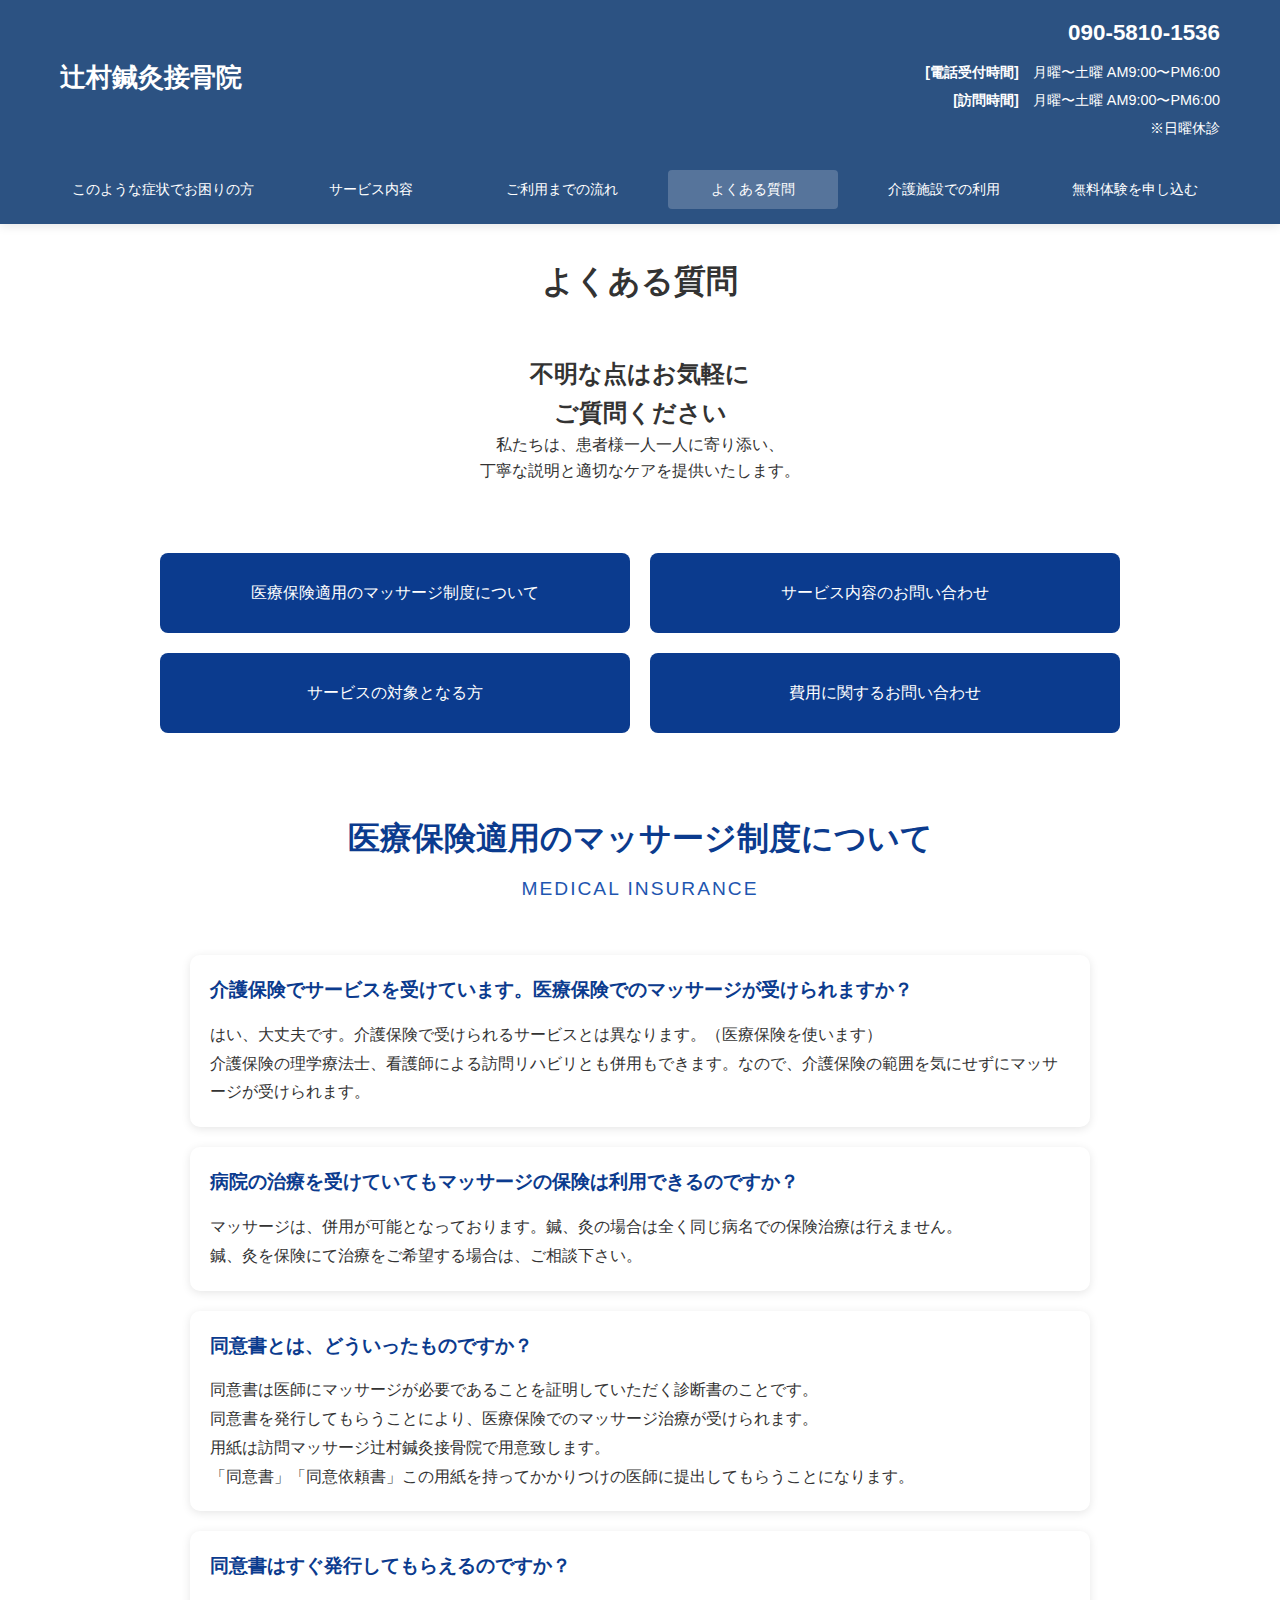
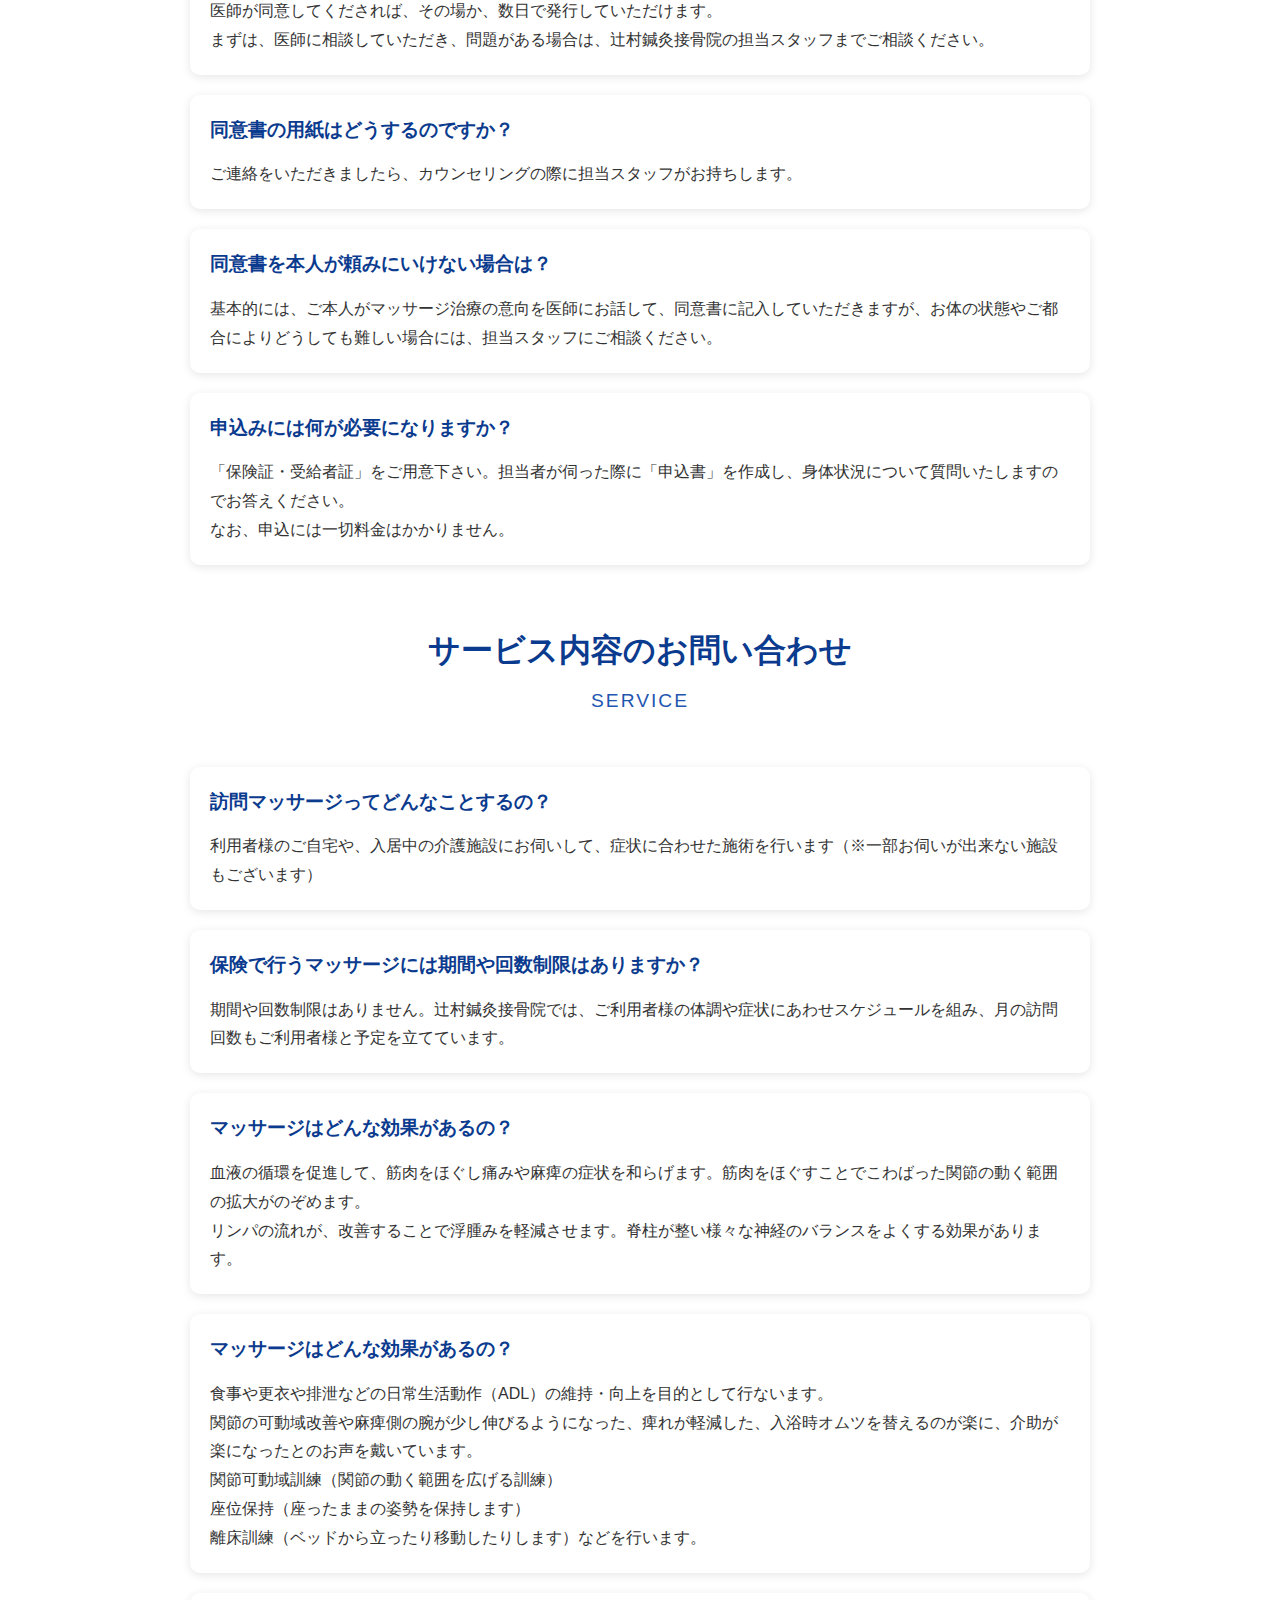
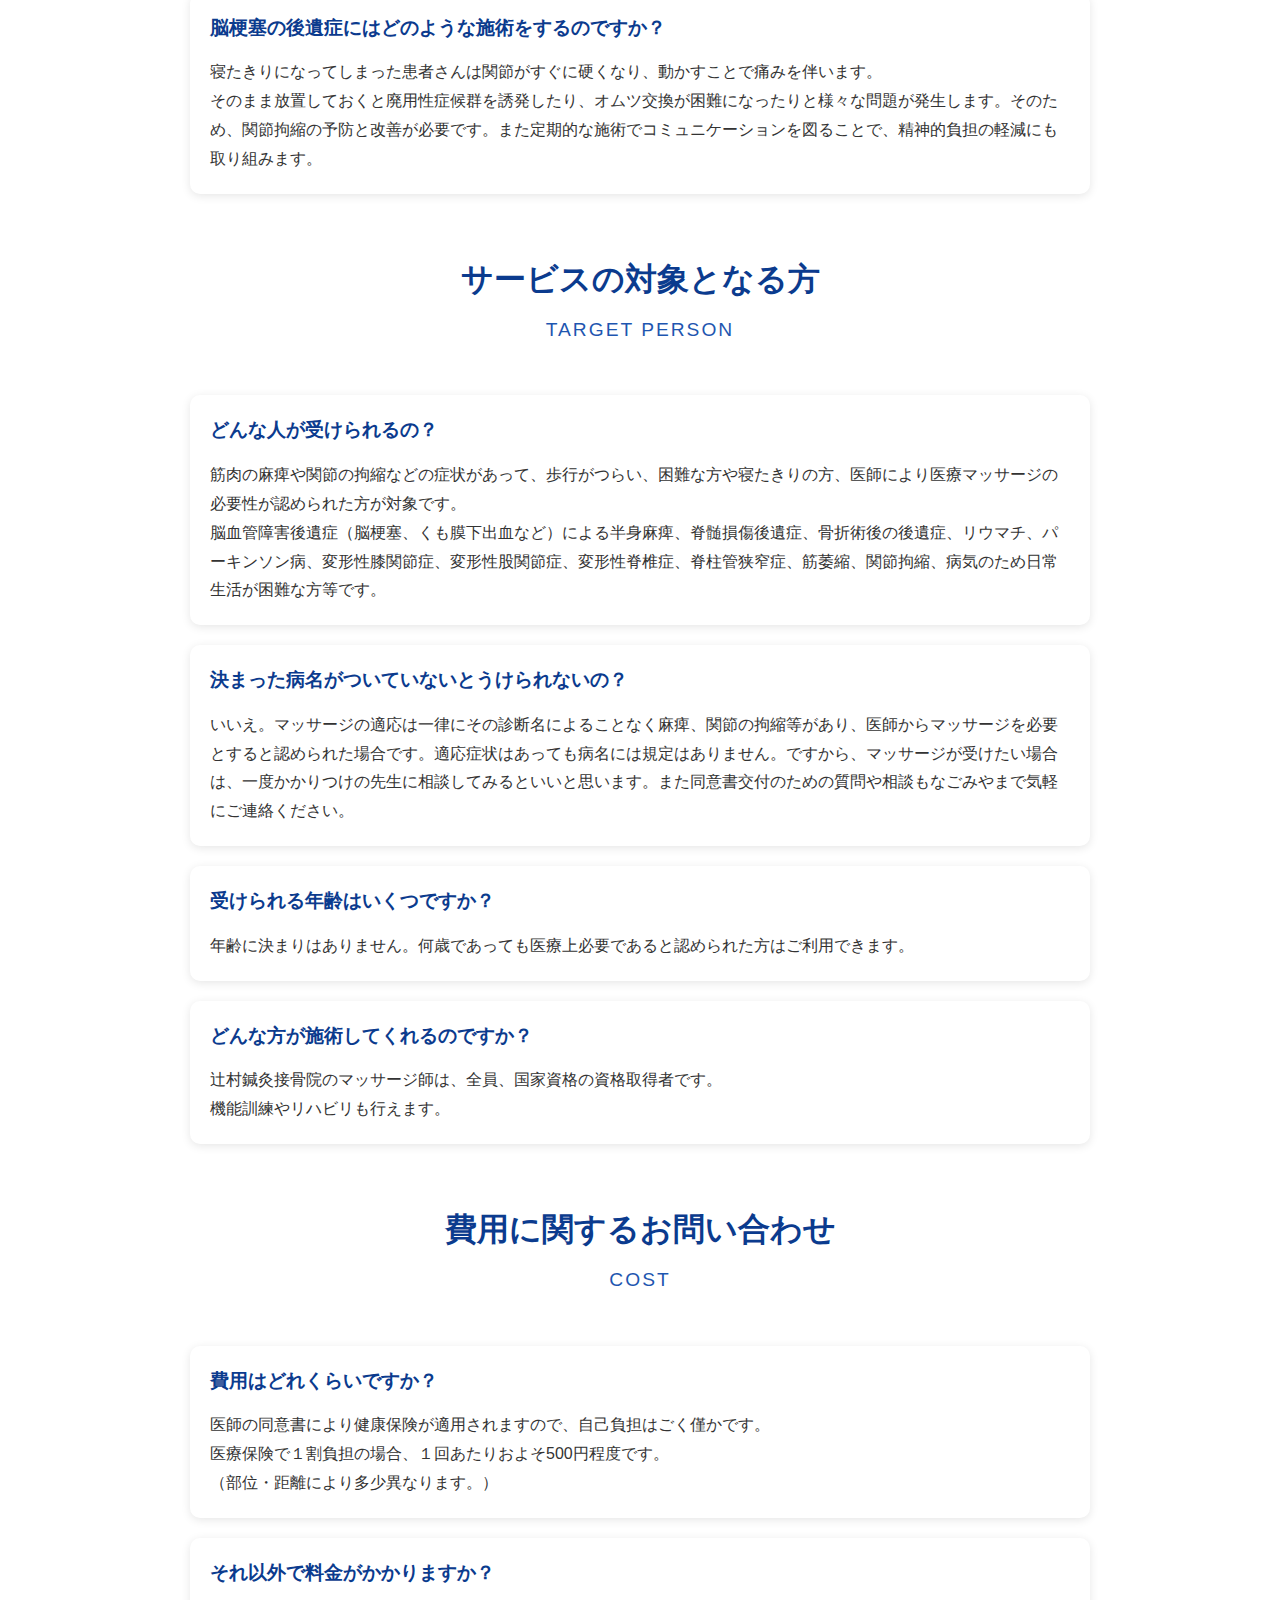
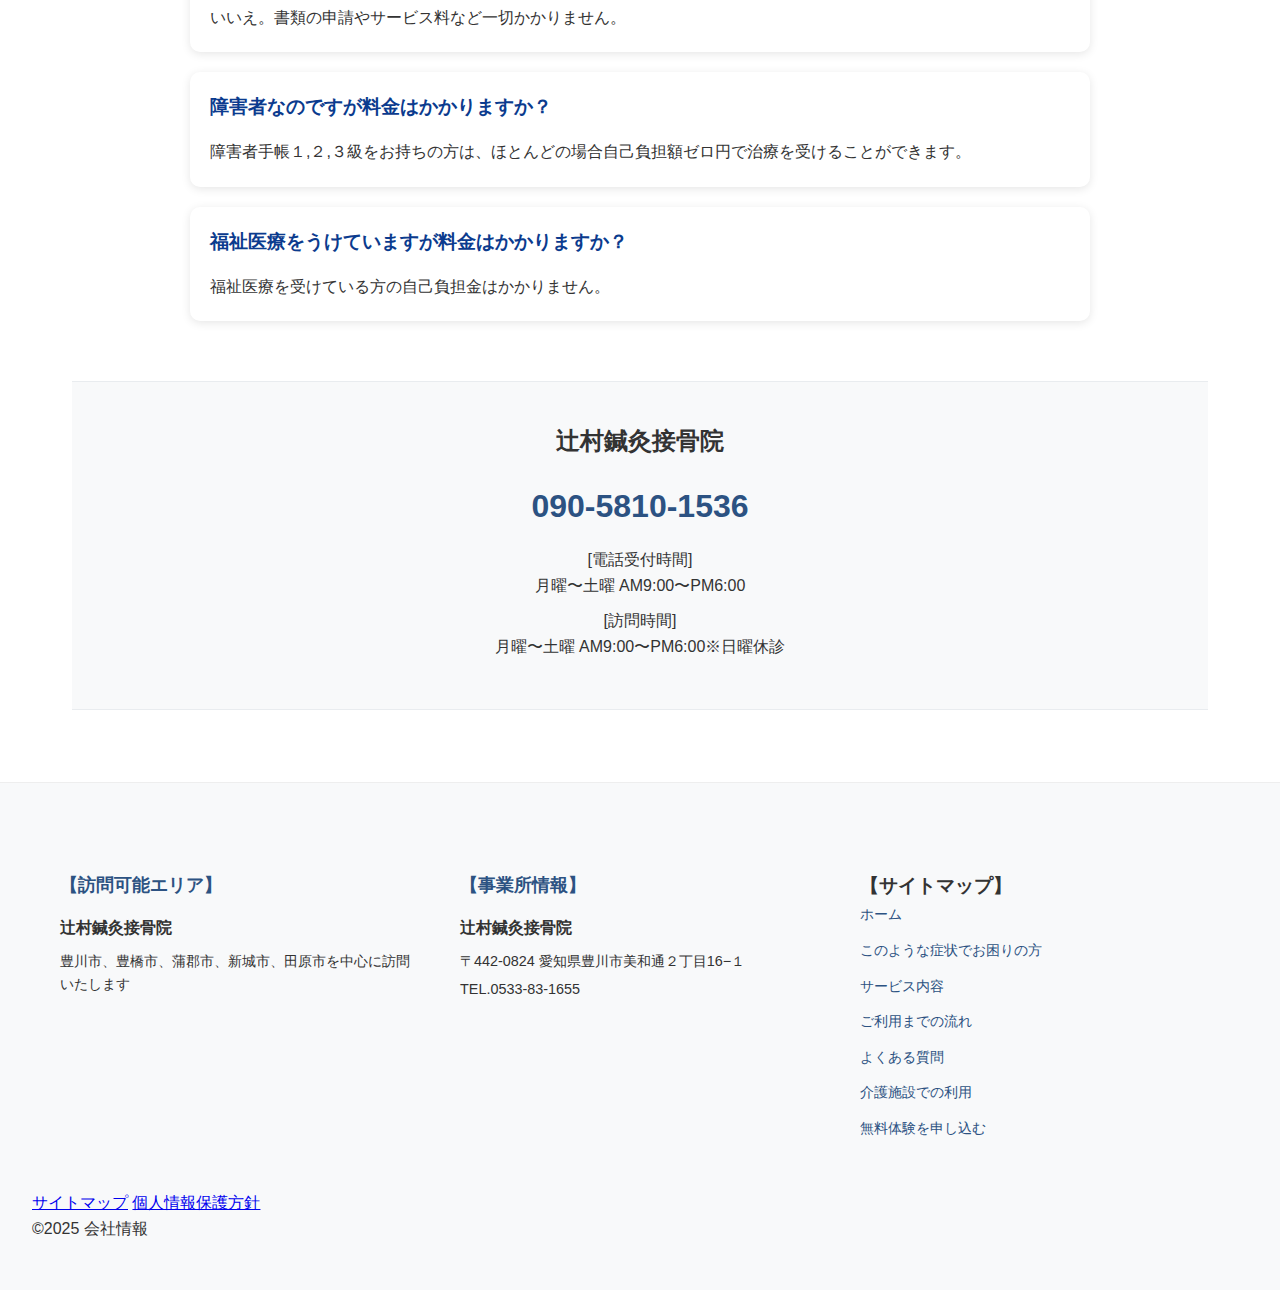
<file: faq.html>
<!DOCTYPE html>
<html lang="ja">
<head>
    <meta charset="UTF-8">
    <meta name="viewport" content="width=device-width, initial-scale=1.0">
    <title>よくある質問 | 訪問鍼灸マッサージ辻村鍼灸接骨院</title>
    <link rel="stylesheet" href="styles.css">
    <style>
        .category-buttons {
            display: grid;
            grid-template-columns: repeat(2, 1fr);
            gap: 20px;
            max-width: 1000px;
            margin: 0 auto;
            padding: 20px;
        }

        .category-button {
            display: flex;
            align-items: center;
            justify-content: center;
            text-align: center;
            min-height: 80px;
            padding: 15px;
            text-decoration: none;
            border-radius: 8px;
            transition: all 0.3s ease;
        }

        @media (max-width: 768px) {
            .category-buttons {
                grid-template-columns: 1fr;
            }
        }
    </style>
</head>
<body>
    <header>
        <div class="header-top">
            <div class="container">
                <a href="index.html" class="header-logo">辻村鍼灸接骨院</a>
                <div class="header-contact">
                    <a href="tel:090-5810-1536" class="header-phone">090-5810-1536</a>
                    <div class="header-hours">
                        <div class="header-hours-item">
                            <span class="header-hours-label">[電話受付時間]</span>
                            <span class="header-hours-time">月曜〜土曜 AM9:00〜PM6:00</span>
                        </div>
                        <div class="header-hours-item">
                            <span class="header-hours-label">[訪問時間]</span>
                            <span class="header-hours-time">月曜〜土曜 AM9:00〜PM6:00</span>
                        </div>
                        <div class="header-hours-note">※日曜休診</div>
                    </div>
                </div>
            </div>
        </div>
        <nav class="header-nav">
            <div class="header-nav-container">
                <ul class="header-nav-list">
                    <li class="header-nav-item">
                        <a href="symptom.html" class="header-nav-link">このような症状でお困りの方</a>
                    </li>
                    <li class="header-nav-item">
                        <a href="service.html" class="header-nav-link">サービス内容</a>
                    </li>
                    <li class="header-nav-item">
                        <a href="flow.html" class="header-nav-link">ご利用までの流れ</a>
                    </li>
                    <li class="header-nav-item">
                        <a href="faq.html" class="header-nav-link active">よくある質問</a>
                    </li>
                    <li class="header-nav-item">
                        <a href="institution.html" class="header-nav-link">介護施設での利用</a>
                    </li>
                    <li class="header-nav-item">
                        <a href="trial.html" class="header-nav-link">無料体験を申し込む</a>
                    </li>
                </ul>
            </div>
        </nav>
    </header>

    <main>
        <h1 class="page-title">よくある質問</h1>

        <section class="faq-intro">
            <div class="intro-content">
                <h2>不明な点はお気軽に<br>ご質問ください</h2>
                <p>私たちは、患者様一人一人に寄り添い、<br>丁寧な説明と適切なケアを提供いたします。</p>
            </div>
        </section>

        <section class="faq-categories">
            <div class="category-buttons">
                <a href="#medical-insurance" class="category-button">医療保険適用のマッサージ制度について</a>
                <a href="#service" class="category-button">サービス内容のお問い合わせ</a>
                <a href="#target-person" class="category-button">サービスの対象となる方</a>
                <a href="#cost" class="category-button">費用に関するお問い合わせ</a>
            </div>
        </section>

        <section id="medical-insurance" class="faq-section">
            <h2 class="section-title">医療保険適用のマッサージ制度について</h2>
            <div class="section-subtitle">MEDICAL INSURANCE</div>
            
            <div class="faq-list">
                <div class="faq-item">
                    <h3>介護保険でサービスを受けています。医療保険でのマッサージが受けられますか？</h3>
                    <p>はい、大丈夫です。介護保険で受けられるサービスとは異なります。（医療保険を使います）<br>
                    介護保険の理学療法士、看護師による訪問リハビリとも併用もできます。なので、介護保険の範囲を気にせずにマッサージが受けられます。</p>
                </div>

                <div class="faq-item">
                    <h3>病院の治療を受けていてもマッサージの保険は利用できるのですか？</h3>
                    <p>マッサージは、併用が可能となっております。鍼、灸の場合は全く同じ病名での保険治療は行えません。<br>
                    鍼、灸を保険にて治療をご希望する場合は、ご相談下さい。</p>
                </div>

                <div class="faq-item">
                    <h3>同意書とは、どういったものですか？</h3>
                    <p>同意書は医師にマッサージが必要であることを証明していただく診断書のことです。<br>
                    同意書を発行してもらうことにより、医療保険でのマッサージ治療が受けられます。<br>
                    用紙は訪問マッサージ辻村鍼灸接骨院で用意致します。<br>
                    「同意書」「同意依頼書」この用紙を持ってかかりつけの医師に提出してもらうことになります。</p>
                </div>

                <div class="faq-item">
                    <h3>同意書はすぐ発行してもらえるのですか？</h3>
                    <p>医師が同意してくだされば、その場か、数日で発行していただけます。<br>
                    まずは、医師に相談していただき、問題がある場合は、辻村鍼灸接骨院の担当スタッフまでご相談ください。</p>
                </div>

                <div class="faq-item">
                    <h3>同意書の用紙はどうするのですか？</h3>
                    <p>ご連絡をいただきましたら、カウンセリングの際に担当スタッフがお持ちします。</p>
                </div>

                <div class="faq-item">
                    <h3>同意書を本人が頼みにいけない場合は？</h3>
                    <p>基本的には、ご本人がマッサージ治療の意向を医師にお話して、同意書に記入していただきますが、お体の状態やご都合によりどうしても難しい場合には、担当スタッフにご相談ください。</p>
                </div>

                <div class="faq-item">
                    <h3>申込みには何が必要になりますか？</h3>
                    <p>「保険証・受給者証」をご用意下さい。担当者が伺った際に「申込書」を作成し、身体状況について質問いたしますのでお答えください。<br>
                    なお、申込には一切料金はかかりません。</p>
                </div>
            </div>
        </section>

        <section id="service" class="faq-section">
            <h2 class="section-title">サービス内容のお問い合わせ</h2>
            <div class="section-subtitle">SERVICE</div>
            
            <div class="faq-list">
                <div class="faq-item">
                    <h3>訪問マッサージってどんなことするの？</h3>
                    <p>利用者様のご自宅や、入居中の介護施設にお伺いして、症状に合わせた施術を行います（※一部お伺いが出来ない施設もございます）</p>
                </div>

                <div class="faq-item">
                    <h3>保険で行うマッサージには期間や回数制限はありますか？</h3>
                    <p>期間や回数制限はありません。辻村鍼灸接骨院では、ご利用者様の体調や症状にあわせスケジュールを組み、月の訪問回数もご利用者様と予定を立てています。</p>
                </div>

                <div class="faq-item">
                    <h3>マッサージはどんな効果があるの？</h3>
                    <p>血液の循環を促進して、筋肉をほぐし痛みや麻痺の症状を和らげます。筋肉をほぐすことでこわばった関節の動く範囲の拡大がのぞめます。<br>
                    リンパの流れが、改善することで浮腫みを軽減させます。脊柱が整い様々な神経のバランスをよくする効果があります。</p>
                </div>

                <div class="faq-item">
                    <h3>マッサージはどんな効果があるの？</h3>
                    <p>食事や更衣や排泄などの日常生活動作（ADL）の維持・向上を目的として行ないます。<br>
                    関節の可動域改善や麻痺側の腕が少し伸びるようになった、痺れが軽減した、入浴時オムツを替えるのが楽に、介助が楽になったとのお声を戴いています。<br>
                    関節可動域訓練（関節の動く範囲を広げる訓練）<br>
                    座位保持（座ったままの姿勢を保持します）<br>
                    離床訓練（ベッドから立ったり移動したりします）などを行います。</p>
                </div>

                <div class="faq-item">
                    <h3>脳梗塞の後遺症にはどのような施術をするのですか？</h3>
                    <p>寝たきりになってしまった患者さんは関節がすぐに硬くなり、動かすことで痛みを伴います。<br>
                    そのまま放置しておくと廃用性症候群を誘発したり、オムツ交換が困難になったりと様々な問題が発生します。そのため、関節拘縮の予防と改善が必要です。また定期的な施術でコミュニケーションを図ることで、精神的負担の軽減にも取り組みます。</p>
                </div>
            </div>
        </section>

        <section id="target-person" class="faq-section">
            <h2 class="section-title">サービスの対象となる方</h2>
            <div class="section-subtitle">TARGET PERSON</div>
            
            <div class="faq-list">
                <div class="faq-item">
                    <h3>どんな人が受けられるの？</h3>
                    <p>筋肉の麻痺や関節の拘縮などの症状があって、歩行がつらい、困難な方や寝たきりの方、医師により医療マッサージの必要性が認められた方が対象です。<br>
                    脳血管障害後遺症（脳梗塞、くも膜下出血など）による半身麻痺、脊髄損傷後遺症、骨折術後の後遺症、リウマチ、パーキンソン病、変形性膝関節症、変形性股関節症、変形性脊椎症、脊柱管狭窄症、筋萎縮、関節拘縮、病気のため日常生活が困難な方等です。</p>
                </div>

                <div class="faq-item">
                    <h3>決まった病名がついていないとうけられないの？</h3>
                    <p>いいえ。マッサージの適応は一律にその診断名によることなく麻痺、関節の拘縮等があり、医師からマッサージを必要とすると認められた場合です。適応症状はあっても病名には規定はありません。ですから、マッサージが受けたい場合は、一度かかりつけの先生に相談してみるといいと思います。また同意書交付のための質問や相談もなごみやまで気軽にご連絡ください。</p>
                </div>

                <div class="faq-item">
                    <h3>受けられる年齢はいくつですか？</h3>
                    <p>年齢に決まりはありません。何歳であっても医療上必要であると認められた方はご利用できます。</p>
                </div>

                <div class="faq-item">
                    <h3>どんな方が施術してくれるのですか？</h3>
                    <p>辻村鍼灸接骨院のマッサージ師は、全員、国家資格の資格取得者です。<br>
                    機能訓練やリハビリも行えます。</p>
                </div>
            </div>
        </section>

        <section id="cost" class="faq-section">
            <h2 class="section-title">費用に関するお問い合わせ</h2>
            <div class="section-subtitle">COST</div>
            
            <div class="faq-list">
                <div class="faq-item">
                    <h3>費用はどれくらいですか？</h3>
                    <p>医師の同意書により健康保険が適用されますので、自己負担はごく僅かです。<br>
                    医療保険で１割負担の場合、１回あたりおよそ500円程度です。<br>
                    （部位・距離により多少異なります。）</p>
                </div>

                <div class="faq-item">
                    <h3>それ以外で料金がかかりますか？</h3>
                    <p>いいえ。書類の申請やサービス料など一切かかりません。</p>
                </div>

                <div class="faq-item">
                    <h3>障害者なのですが料金はかかりますか？</h3>
                    <p>障害者手帳１,２,３級をお持ちの方は、ほとんどの場合自己負担額ゼロ円で治療を受けることができます。</p>
                </div>

                <div class="faq-item">
                    <h3>福祉医療をうけていますが料金はかかりますか？</h3>
                    <p>福祉医療を受けている方の自己負担金はかかりません。</p>
                </div>
            </div>
        </section>

        <section class="contact-banner">
            <div class="banner-content">
                <div class="banner-logo">
                    <h2 class="clinic-name">辻村鍼灸接骨院</h2>
                </div>
                <div class="banner-contact">
                    <div class="phone">
                        <a href="tel:090-5810-1536">090-5810-1536</a>
                    </div>
                    <div class="hours">
                        <p>[電話受付時間]<br>
                        月曜〜土曜 AM9:00〜PM6:00</p>
                        <p>[訪問時間]<br>
                        月曜〜土曜 AM9:00〜PM6:00※日曜休診</p>
                    </div>
                </div>
            </div>
        </section>
    </main>

    <footer>
        <div class="footer-content">
            <div class="footer-section">
                <h3>【訪問可能エリア】</h3>
                <div class="area-info">
                    <h4>辻村鍼灸接骨院</h4>
                    <p>豊川市、豊橋市、蒲郡市、新城市、田原市を中心に訪問いたします</p>
                </div>
            </div>

            <div class="footer-section">
                <h3>【事業所情報】</h3>
                <div class="office-info">
                    <div class="office">
                        <h4>辻村鍼灸接骨院</h4>
                        <p>〒442-0824 愛知県豊川市美和通２丁目16−１</p>
                        <p>TEL.0533-83-1655</p>
                    </div>
                </div>
            </div>

            <div class="footer-nav-section">
                <h3>【サイトマップ】</h3>
                <ul>
                    <li><a href="index.html">ホーム</a></li>
                    <li><a href="symptom.html">このような症状でお困りの方</a></li>
                    <li><a href="service.html">サービス内容</a></li>
                    <li><a href="flow.html">ご利用までの流れ</a></li>
                    <li><a href="faq.html">よくある質問</a></li>
                    <li><a href="institution.html">介護施設での利用</a></li>
                    <li><a href="trial.html">無料体験を申し込む</a></li>
                </ul>
            </div>
        </div>

        <div class="footer-bottom">
            <div class="footer-links">
                <a href="sitemap.html">サイトマップ</a>
                <a href="privacy.html">個人情報保護方針</a>
            </div>
            <div class="copyright">
                <p>©2025 会社情報</p>
            </div>
        </div>
    </footer>
</body>
</html>
</file>
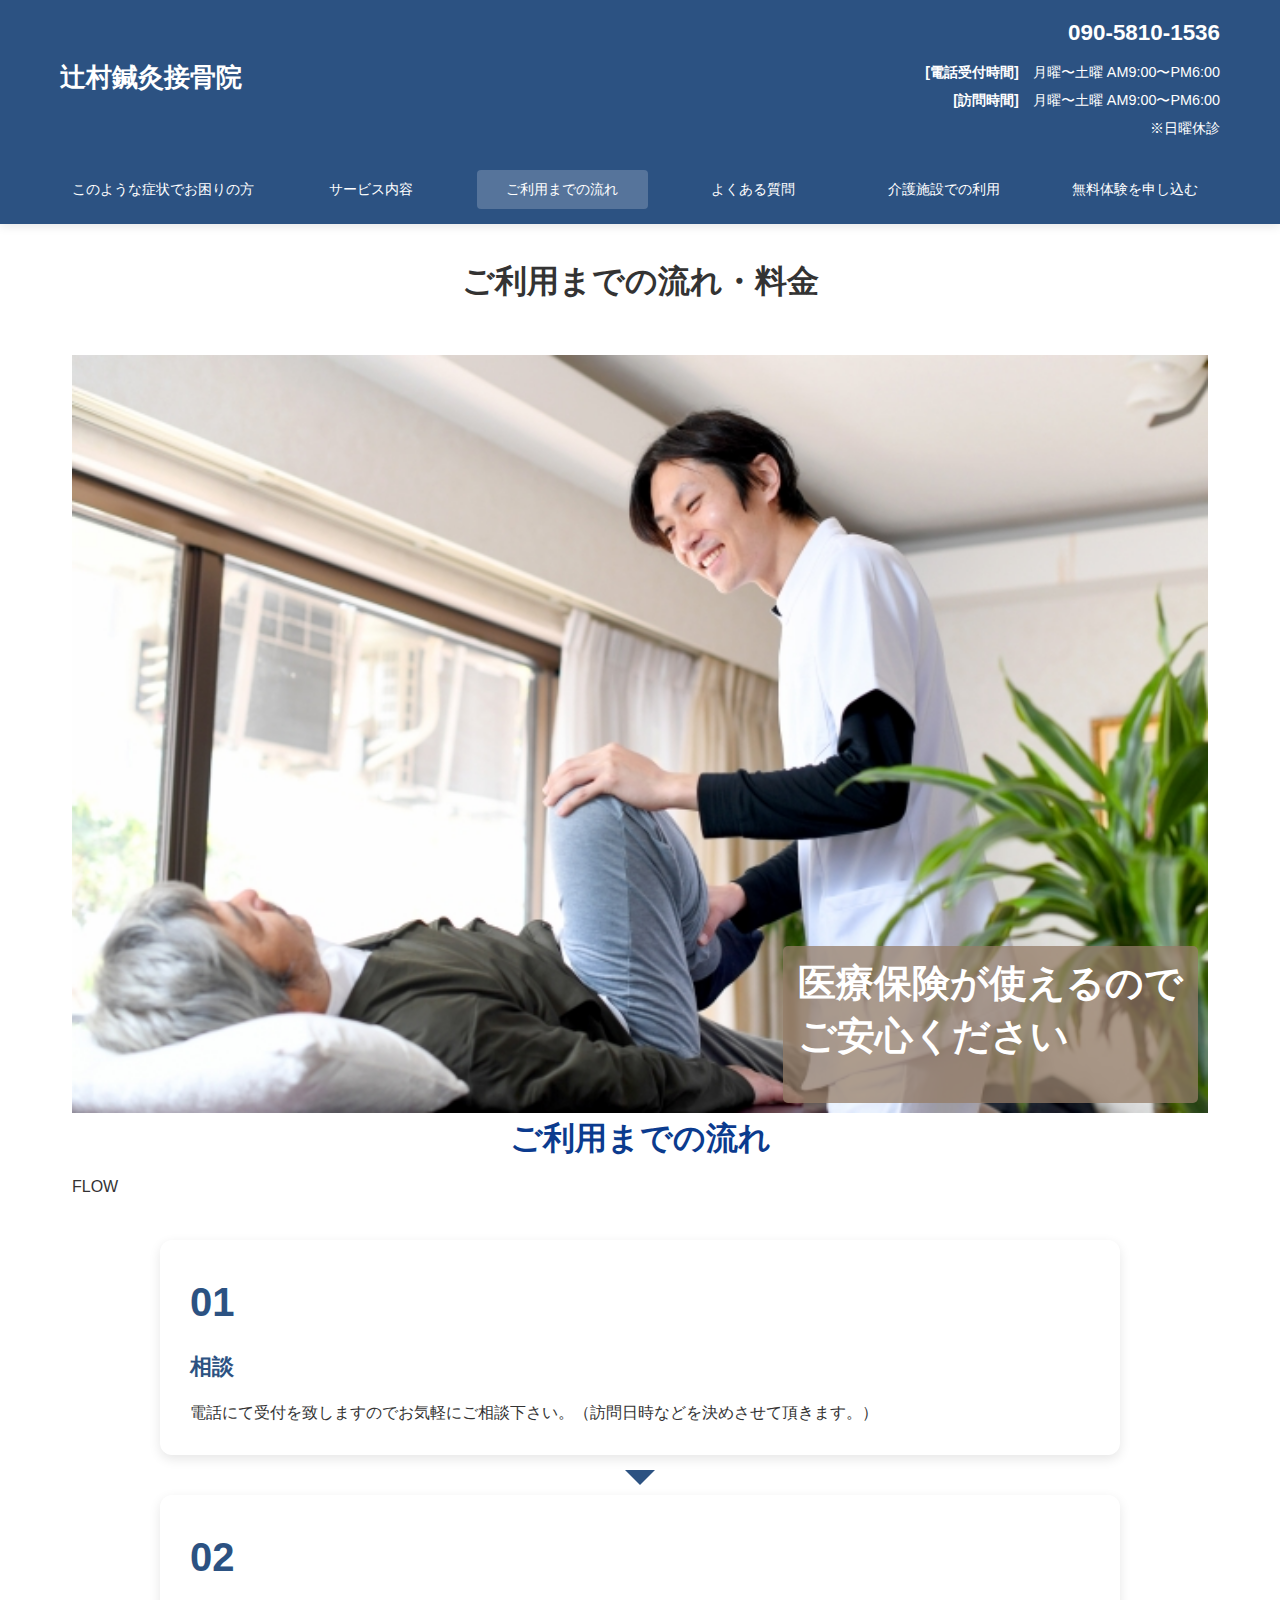
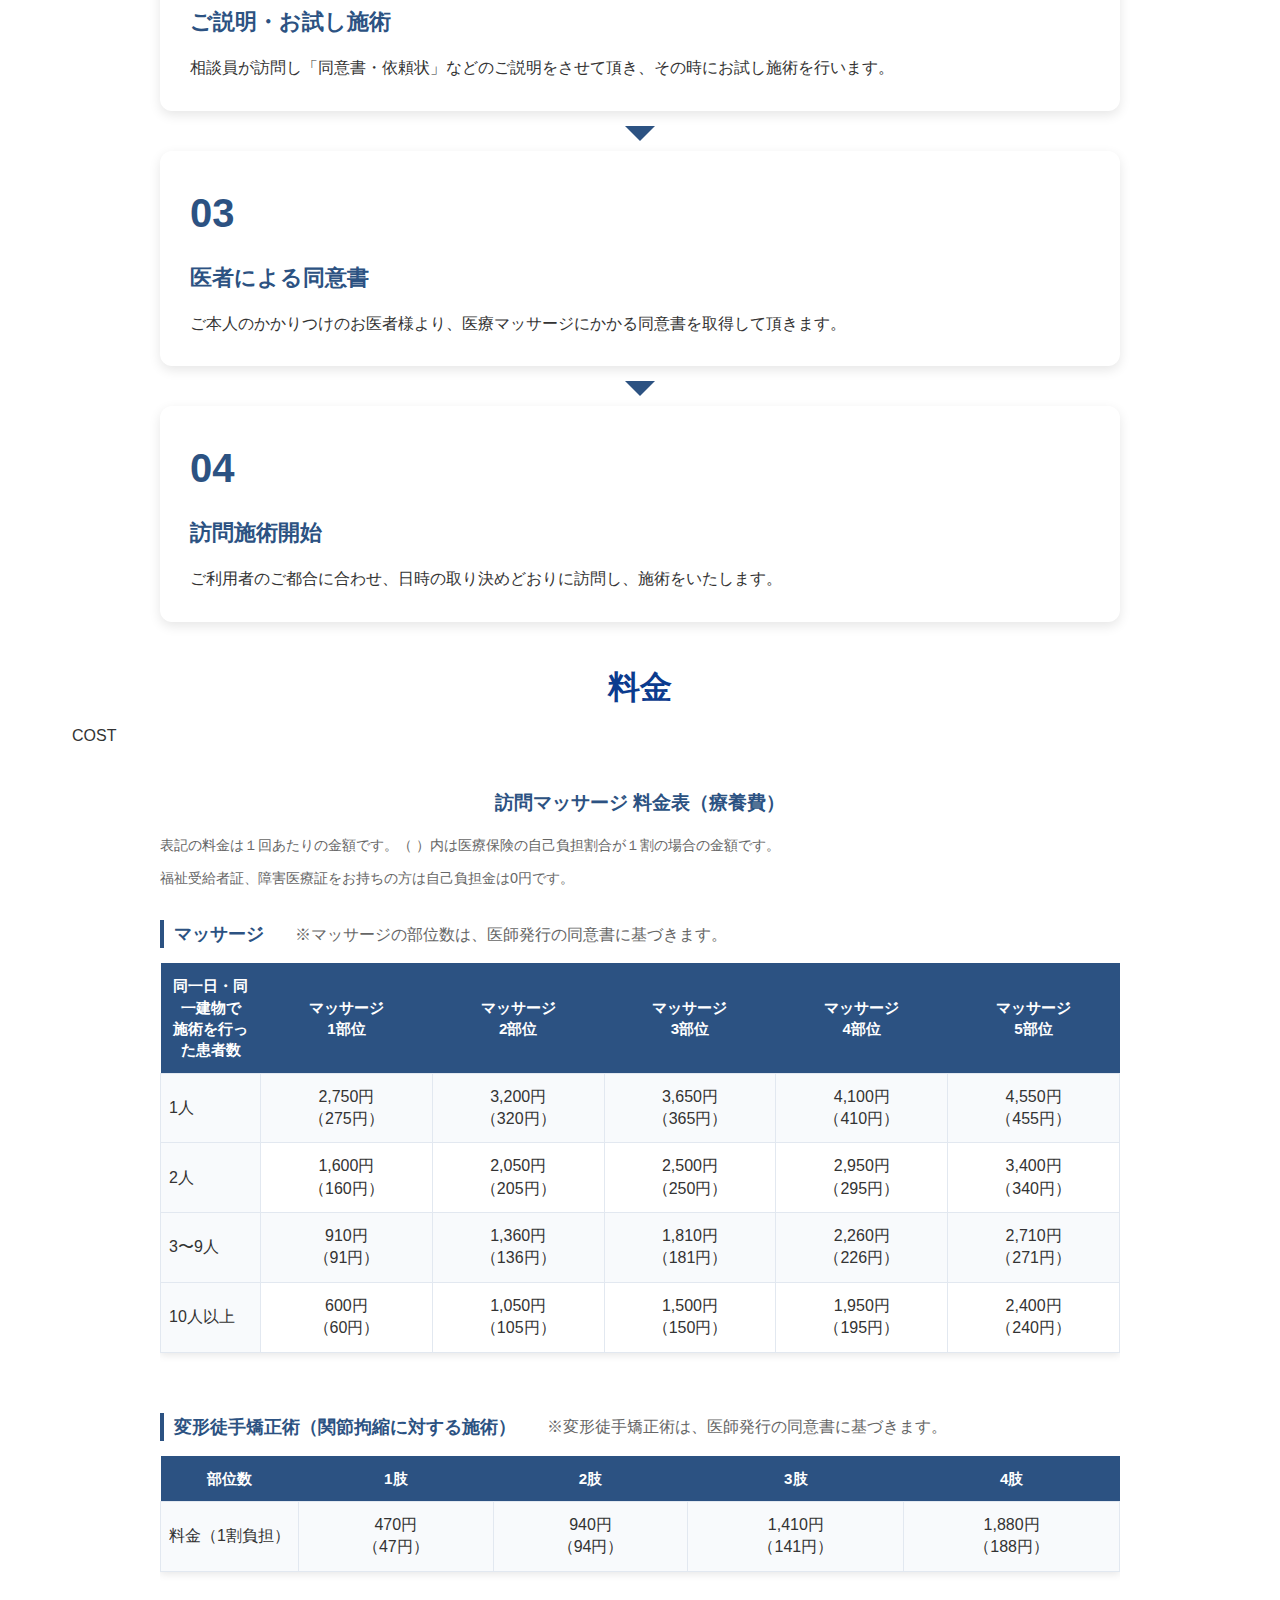
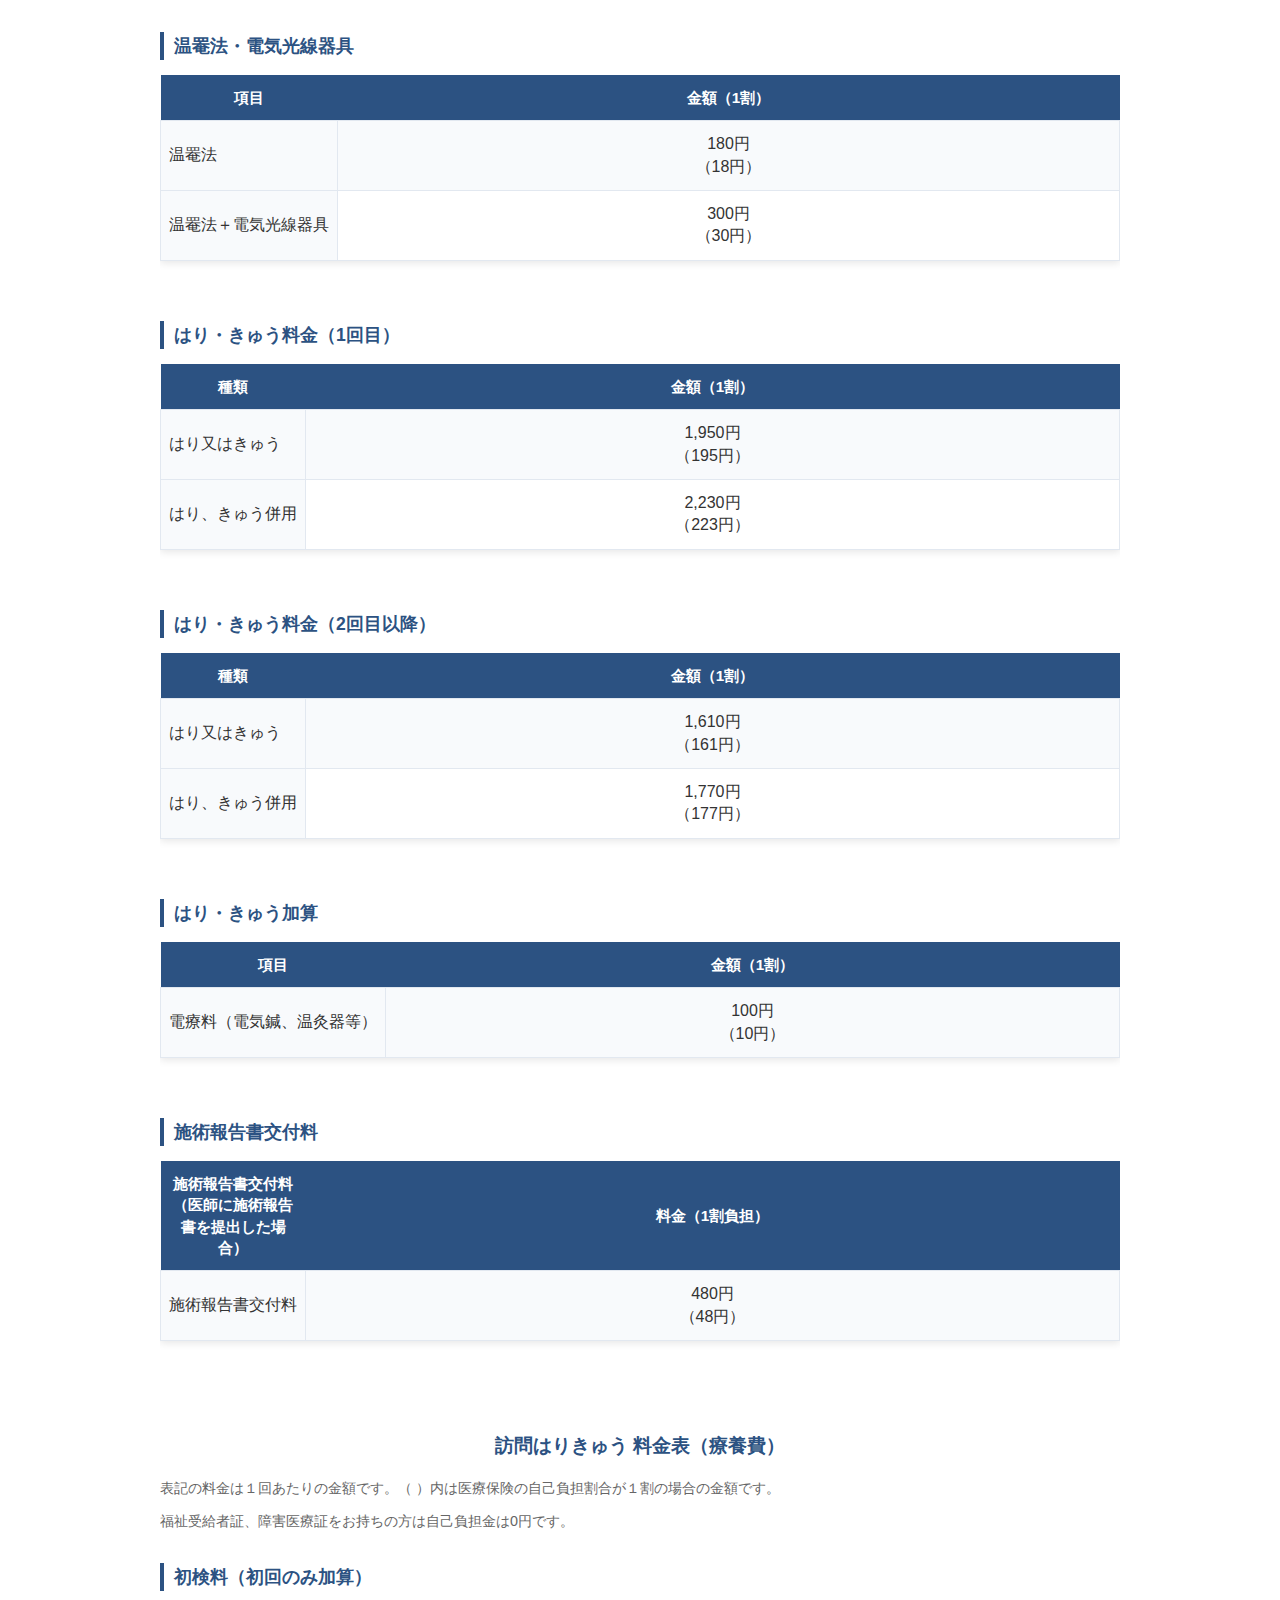
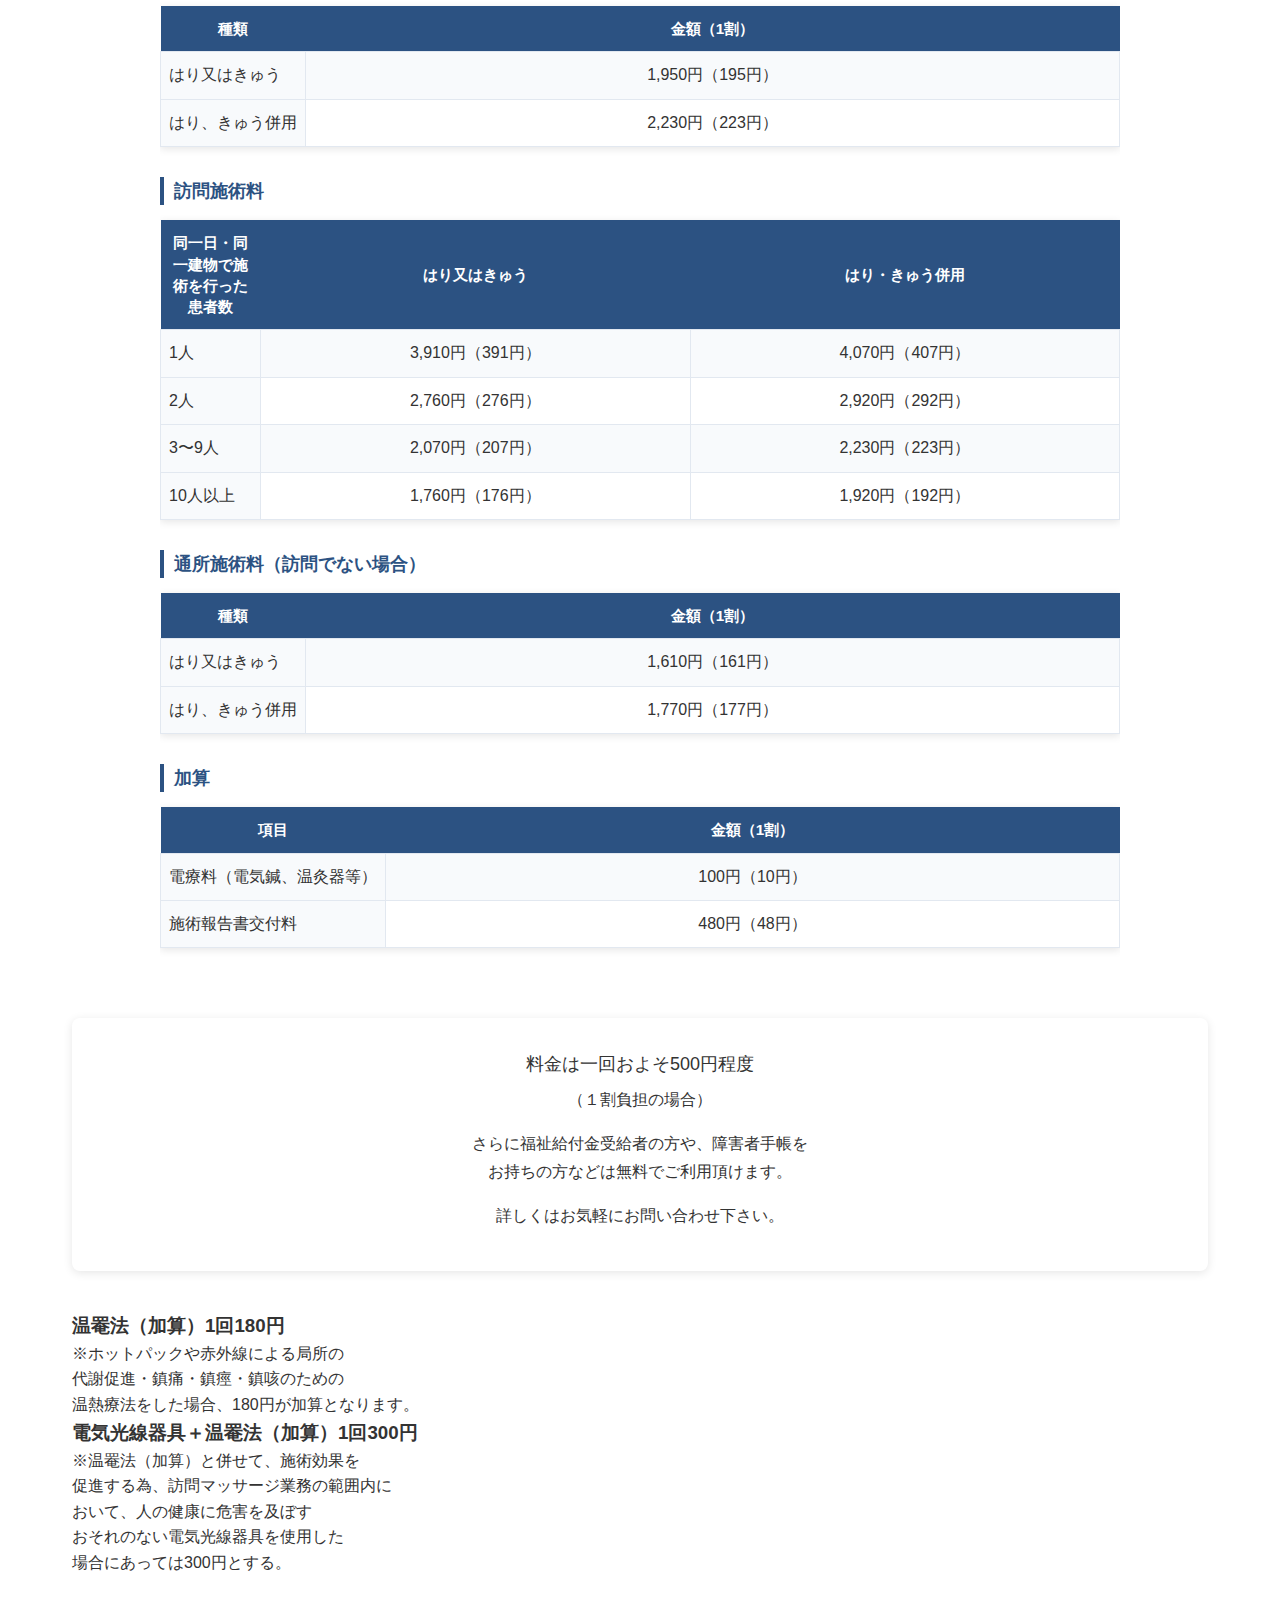
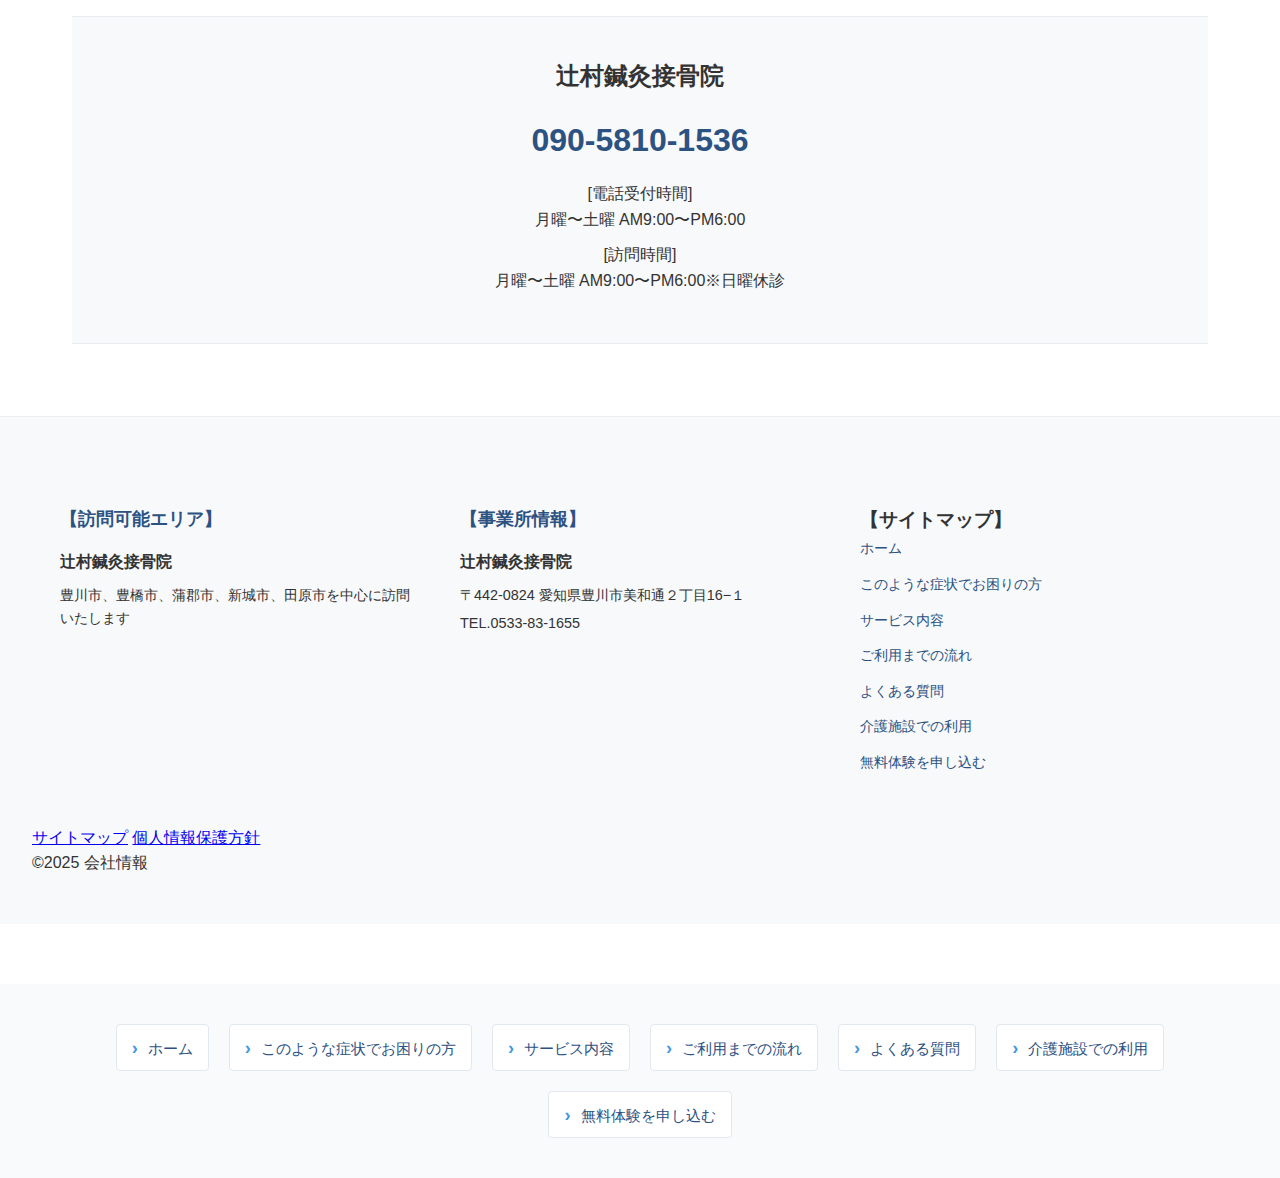
<file: flow.html>
<!DOCTYPE html>
<html lang="ja">
<head>
    <meta charset="UTF-8">
    <meta name="viewport" content="width=device-width, initial-scale=1.0">
    <title>ご利用までの流れ・料金 | 訪問鍼灸マッサージ辻村鍼灸接骨院</title>
    <link rel="stylesheet" href="styles.css">
    <style>
        .flow-container {
            max-width: 1000px;
            margin: 40px auto;
            padding: 0 20px;
        }

        .flow-item {
            background: #ffffff;
            border-radius: 12px;
            box-shadow: 0 4px 12px rgba(0, 0, 0, 0.1);
            padding: 30px;
            margin-bottom: 40px;
            position: relative;
            transition: transform 0.3s ease;
        }

        .flow-item:hover {
            transform: translateY(-5px);
        }

        .flow-item:not(:last-child)::after {
            content: "";
            position: absolute;
            bottom: -30px;
            left: 50%;
            transform: translateX(-50%);
            width: 0;
            height: 0;
            border-left: 15px solid transparent;
            border-right: 15px solid transparent;
            border-top: 15px solid #2c5282;
        }

        .flow-number {
            color: #2c5282;
            font-size: 2.5em;
            font-weight: bold;
            margin-bottom: 15px;
            font-family: 'Arial', sans-serif;
        }

        .flow-content h3 {
            color: #2c5282;
            font-size: 1.4em;
            margin: 0 0 15px 0;
            font-weight: bold;
        }

        .flow-content p {
            margin: 0;
            line-height: 1.6;
            color: #333;
        }

        @media (max-width: 768px) {
            .flow-container {
                padding: 0 15px;
            }

            .flow-item {
                padding: 20px;
                margin-bottom: 30px;
            }

            .flow-number {
                font-size: 2em;
            }
        }

        /* 料金表のスタイル */
        .price-tables {
            max-width: 1000px;
            margin: 40px auto;
            padding: 0 20px;
        }

        .price-table {
            margin-bottom: 40px;
            overflow-x: auto;
        }

        .price-table h3 {
            color: #2c5282;
            font-size: 1.2em;
            margin-bottom: 15px;
            text-align: center;
        }

        .price-table table {
            width: 100%;
            border-collapse: collapse;
            background: #ffffff;
            margin-bottom: 20px;
            box-shadow: 0 2px 8px rgba(0, 0, 0, 0.1);
        }

        .price-table th {
            background: #2c5282;
            color: #ffffff;
            padding: 15px;
            text-align: center;
            font-weight: bold;
            white-space: nowrap;
        }

        .price-table td {
            padding: 12px 15px;
            text-align: right;
            border: 1px solid #e2e8f0;
        }

        .price-table td:first-child {
            text-align: left;
            background: #f8fafc;
            font-weight: 500;
        }

        /* ストライプ効果 */
        .price-table tr:nth-child(even) {
            background: #f8fafc;
        }

        /* ホバー効果 */
        .price-table tr:hover {
            background: #edf2f7;
        }

        /* レスポンシブ対応 */
        @media (max-width: 768px) {
            .price-tables {
                padding: 0 10px;
            }

            .price-table {
                margin-bottom: 30px;
            }

            .price-table table {
                font-size: 0.9em;
            }

            .price-table th,
            .price-table td {
                padding: 10px;
            }
        }

        /* 特定の料金表の調整 */
        .price-table table.narrow {
            max-width: 600px;
            margin: 0 auto;
        }

        /* 料金表の追加スタイル */
        .price-note {
            color: #666;
            font-size: 0.9em;
            margin: 10px 0;
            line-height: 1.6;
        }

        .section-note {
            color: #666;
            font-size: 0.9em;
            margin-left: 1em;
            font-weight: normal;
        }

        .price-table h4 {
            color: #2c5282;
            font-size: 1.1em;
            margin: 30px 0 15px;
            padding-left: 10px;
            border-left: 4px solid #2c5282;
            display: flex;
            align-items: center;
            gap: 15px;
        }

        .price-table table {
            min-width: 100%;
            margin-bottom: 30px;
            border-collapse: collapse;
            width: 100%;
        }

        .price-table th {
            background: #2c5282;
            color: #ffffff;
            padding: 12px 8px;
            text-align: center;
            font-weight: bold;
            white-space: normal;
            vertical-align: middle;
            font-size: 0.95em;
            line-height: 1.4;
        }

        .price-table td {
            padding: 12px 8px;
            text-align: center;
            border: 1px solid #e2e8f0;
            vertical-align: middle;
            line-height: 1.4;
        }

        .price-table td:first-child {
            text-align: left;
            background: #f8fafc;
            font-weight: 500;
            white-space: nowrap;
            width: 100px;
        }

        .price-table .table-wrapper {
            overflow-x: auto;
            -webkit-overflow-scrolling: touch;
            margin-bottom: 20px;
            background: 
                linear-gradient(to right, white 30%, rgba(255,255,255,0)),
                linear-gradient(to right, rgba(255,255,255,0), white 70%) 100% 0,
                radial-gradient(farthest-side at 0% 50%, rgba(0,0,0,.2), rgba(0,0,0,0)),
                radial-gradient(farthest-side at 100% 50%, rgba(0,0,0,.2), rgba(0,0,0,0)) 100% 0;
            background-repeat: no-repeat;
            background-size: 40px 100%, 40px 100%, 14px 100%, 14px 100%;
            background-position: 0 0, 100% 0, 0 0, 100% 0;
            background-attachment: local, local, scroll, scroll;
        }

        @media (max-width: 768px) {
            .price-table {
                margin: 0 -15px;
                padding: 0 15px;
            }

            .price-table table {
                font-size: 0.85em;
            }

            .price-table th,
            .price-table td {
                padding: 8px 6px;
            }

            .section-note {
                display: block;
                margin-left: 0;
                margin-top: 5px;
            }
        }

        /* フッターナビゲーションの追加スタイル */
        .footer-nav {
            background: #f8fafc;
            padding: 40px 0;
            margin-top: 60px;
        }

        .footer-nav .container {
            max-width: 1200px;
            margin: 0 auto;
            padding: 0 20px;
        }

        .footer-nav-list {
            display: grid;
            grid-template-columns: repeat(auto-fit, minmax(250px, 1fr));
            gap: 20px;
            list-style: none;
            padding: 0;
            margin: 0;
        }

        .footer-nav-item {
            margin: 0;
        }

        .footer-nav-link {
            display: flex;
            align-items: center;
            padding: 12px 15px;
            color: #2c5282;
            text-decoration: none;
            font-size: 0.95em;
            background: #ffffff;
            border: 1px solid #e2e8f0;
            border-radius: 6px;
            transition: all 0.3s ease;
        }

        .footer-nav-link:hover {
            background: #ebf8ff;
            transform: translateY(-2px);
            box-shadow: 0 2px 4px rgba(0,0,0,0.1);
        }

        .footer-nav-link::before {
            content: "›";
            margin-right: 10px;
            color: #4299e1;
            font-size: 1.2em;
            font-weight: bold;
        }

        @media (max-width: 768px) {
            .footer-nav {
                padding: 30px 0;
                margin-top: 40px;
            }

            .footer-nav .container {
                padding: 0 15px;
            }

            .footer-nav-list {
                grid-template-columns: 1fr;
                gap: 10px;
            }

            .footer-nav-link {
                padding: 10px 12px;
            }
        }
    </style>
</head>
<body>
    <header>
        <div class="header-top">
            <div class="container">
                <a href="index.html" class="header-logo">辻村鍼灸接骨院</a>
                <div class="header-contact">
                    <a href="tel:090-5810-1536" class="header-phone">090-5810-1536</a>
                    <div class="header-hours">
                        <div class="header-hours-item">
                            <span class="header-hours-label">[電話受付時間]</span>
                            <span class="header-hours-time">月曜〜土曜 AM9:00〜PM6:00</span>
                        </div>
                        <div class="header-hours-item">
                            <span class="header-hours-label">[訪問時間]</span>
                            <span class="header-hours-time">月曜〜土曜 AM9:00〜PM6:00</span>
                        </div>
                        <div class="header-hours-note">※日曜休診</div>
                    </div>
                </div>
            </div>
        </div>
        <nav class="header-nav">
            <div class="header-nav-container">
                <ul class="header-nav-list">
                    <li class="header-nav-item">
                        <a href="symptom.html" class="header-nav-link">このような症状でお困りの方</a>
                    </li>
                    <li class="header-nav-item">
                        <a href="service.html" class="header-nav-link">サービス内容</a>
                    </li>
                    <li class="header-nav-item">
                        <a href="flow.html" class="header-nav-link active">ご利用までの流れ</a>
                    </li>
                    <li class="header-nav-item">
                        <a href="faq.html" class="header-nav-link">よくある質問</a>
                    </li>
                    <li class="header-nav-item">
                        <a href="institution.html" class="header-nav-link">介護施設での利用</a>
                    </li>
                    <li class="header-nav-item">
                        <a href="trial.html" class="header-nav-link">無料体験を申し込む</a>
                    </li>
                </ul>
            </div>
        </nav>
    </header>

    <main>
        <h1 class="page-title">ご利用までの流れ・料金</h1>

        <section class="flow-intro">
            <div class="intro-wrapper">
                <img src="images/4793294_s.jpg" alt="ご利用までの流れ・料金イメージ1">
                <div class="intro-message">
                    <h2 class="intro-title">医療保険が使えるので<br>ご安心ください</h2>
                </div>
            </div>
        </section>

        <section class="flow-steps">
            <h2 class="section-title">ご利用までの流れ</h2>
            <div class="flow-title">FLOW</div>
            
            <div class="flow-container">
                <div class="flow-item">
                    <div class="flow-number">01</div>
                    <div class="flow-content">
                        <h3>相談</h3>
                        <p>電話にて受付を致しますのでお気軽にご相談下さい。（訪問日時などを決めさせて頂きます。）</p>
                    </div>
                </div>

                <div class="flow-item">
                    <div class="flow-number">02</div>
                    <div class="flow-content">
                        <h3>ご説明・お試し施術</h3>
                        <p>相談員が訪問し「同意書・依頼状」などのご説明をさせて頂き、その時にお試し施術を行います。</p>
                    </div>
                </div>

                <div class="flow-item">
                    <div class="flow-number">03</div>
                    <div class="flow-content">
                        <h3>医者による同意書</h3>
                        <p>ご本人のかかりつけのお医者様より、医療マッサージにかかる同意書を取得して頂きます。</p>
                    </div>
                </div>

                <div class="flow-item">
                    <div class="flow-number">04</div>
                    <div class="flow-content">
                        <h3>訪問施術開始</h3>
                        <p>ご利用者のご都合に合わせ、日時の取り決めどおりに訪問し、施術をいたします。</p>
                    </div>
                </div>
            </div>
        </section>

        <section class="price-section">
            <h2 class="section-title">料金</h2>
            <div class="price-title">COST</div>

            <div class="price-tables">
                <!-- 訪問マッサージ料金表 -->
                <div class="price-table">
                    <h3>訪問マッサージ 料金表（療養費）</h3>
                    <p class="price-note">表記の料金は１回あたりの金額です。（ ）内は医療保険の自己負担割合が１割の場合の金額です。</p>
                    <p class="price-note">福祉受給者証、障害医療証をお持ちの方は自己負担金は0円です。</p>
                    
                    <h4>マッサージ<span class="section-note">※マッサージの部位数は、医師発行の同意書に基づきます。</span></h4>
                    <div class="table-wrapper">
                        <table>
                            <tr>
                                <th>同一日・同一建物で<br>施術を行った患者数</th>
                                <th>マッサージ<br>1部位</th>
                                <th>マッサージ<br>2部位</th>
                                <th>マッサージ<br>3部位</th>
                                <th>マッサージ<br>4部位</th>
                                <th>マッサージ<br>5部位</th>
                            </tr>
                            <tr>
                                <td>1人</td>
                                <td>2,750円<br>（275円）</td>
                                <td>3,200円<br>（320円）</td>
                                <td>3,650円<br>（365円）</td>
                                <td>4,100円<br>（410円）</td>
                                <td>4,550円<br>（455円）</td>
                            </tr>
                            <tr>
                                <td>2人</td>
                                <td>1,600円<br>（160円）</td>
                                <td>2,050円<br>（205円）</td>
                                <td>2,500円<br>（250円）</td>
                                <td>2,950円<br>（295円）</td>
                                <td>3,400円<br>（340円）</td>
                            </tr>
                            <tr>
                                <td>3〜9人</td>
                                <td>910円<br>（91円）</td>
                                <td>1,360円<br>（136円）</td>
                                <td>1,810円<br>（181円）</td>
                                <td>2,260円<br>（226円）</td>
                                <td>2,710円<br>（271円）</td>
                            </tr>
                            <tr>
                                <td>10人以上</td>
                                <td>600円<br>（60円）</td>
                                <td>1,050円<br>（105円）</td>
                                <td>1,500円<br>（150円）</td>
                                <td>1,950円<br>（195円）</td>
                                <td>2,400円<br>（240円）</td>
                            </tr>
                        </table>
                    </div>

                    <h4>変形徒手矯正術（関節拘縮に対する施術）<span class="section-note">※変形徒手矯正術は、医師発行の同意書に基づきます。</span></h4>
                    <div class="table-wrapper">
                        <table>
                            <tr>
                                <th>部位数</th>
                                <th>1肢</th>
                                <th>2肢</th>
                                <th>3肢</th>
                                <th>4肢</th>
                            </tr>
                            <tr>
                                <td>料金（1割負担）</td>
                                <td>470円<br>（47円）</td>
                                <td>940円<br>（94円）</td>
                                <td>1,410円<br>（141円）</td>
                                <td>1,880円<br>（188円）</td>
                            </tr>
                        </table>
                    </div>

                    <h4>温罨法・電気光線器具</h4>
                    <div class="table-wrapper">
                        <table>
                            <tr>
                                <th>項目</th>
                                <th>金額（1割）</th>
                            </tr>
                            <tr>
                                <td>温罨法</td>
                                <td>180円<br>（18円）</td>
                            </tr>
                            <tr>
                                <td>温罨法＋電気光線器具</td>
                                <td>300円<br>（30円）</td>
                            </tr>
                        </table>
                    </div>

                    <h4>はり・きゅう料金（1回目）</h4>
                    <div class="table-wrapper">
                        <table>
                            <tr>
                                <th>種類</th>
                                <th>金額（1割）</th>
                            </tr>
                            <tr>
                                <td>はり又はきゅう</td>
                                <td>1,950円<br>（195円）</td>
                            </tr>
                            <tr>
                                <td>はり、きゅう併用</td>
                                <td>2,230円<br>（223円）</td>
                            </tr>
                        </table>
                    </div>

                    <h4>はり・きゅう料金（2回目以降）</h4>
                    <div class="table-wrapper">
                        <table>
                            <tr>
                                <th>種類</th>
                                <th>金額（1割）</th>
                            </tr>
                            <tr>
                                <td>はり又はきゅう</td>
                                <td>1,610円<br>（161円）</td>
                            </tr>
                            <tr>
                                <td>はり、きゅう併用</td>
                                <td>1,770円<br>（177円）</td>
                            </tr>
                        </table>
                    </div>

                    <h4>はり・きゅう加算</h4>
                    <div class="table-wrapper">
                        <table>
                            <tr>
                                <th>項目</th>
                                <th>金額（1割）</th>
                            </tr>
                            <tr>
                                <td>電療料（電気鍼、温灸器等）</td>
                                <td>100円<br>（10円）</td>
                            </tr>
                        </table>
                    </div>

                    <h4>施術報告書交付料</h4>
                    <div class="table-wrapper">
                        <table>
                            <tr>
                                <th>施術報告書交付料（医師に施術報告書を提出した場合）</th>
                                <th>料金（1割負担）</th>
                            </tr>
                            <tr>
                                <td>施術報告書交付料</td>
                                <td>480円<br>（48円）</td>
                            </tr>
                        </table>
                    </div>
                </div>

                <!-- 訪問はりきゅう料金表 -->
                <div class="price-table">
                    <h3>訪問はりきゅう 料金表（療養費）</h3>
                    <p class="price-note">表記の料金は１回あたりの金額です。（ ）内は医療保険の自己負担割合が１割の場合の金額です。</p>
                    <p class="price-note">福祉受給者証、障害医療証をお持ちの方は自己負担金は0円です。</p>

                    <h4>初検料（初回のみ加算）</h4>
                    <table>
                        <tr>
                            <th>種類</th>
                            <th>金額（1割）</th>
                        </tr>
                        <tr>
                            <td>はり又はきゅう</td>
                            <td>1,950円（195円）</td>
                        </tr>
                        <tr>
                            <td>はり、きゅう併用</td>
                            <td>2,230円（223円）</td>
                        </tr>
                    </table>

                    <h4>訪問施術料</h4>
                    <table>
                        <tr>
                            <th>同一日・同一建物で施術を行った患者数</th>
                            <th>はり又はきゅう</th>
                            <th>はり・きゅう併用</th>
                        </tr>
                        <tr>
                            <td>1人</td>
                            <td>3,910円（391円）</td>
                            <td>4,070円（407円）</td>
                        </tr>
                        <tr>
                            <td>2人</td>
                            <td>2,760円（276円）</td>
                            <td>2,920円（292円）</td>
                        </tr>
                        <tr>
                            <td>3〜9人</td>
                            <td>2,070円（207円）</td>
                            <td>2,230円（223円）</td>
                        </tr>
                        <tr>
                            <td>10人以上</td>
                            <td>1,760円（176円）</td>
                            <td>1,920円（192円）</td>
                        </tr>
                    </table>

                    <h4>通所施術料（訪問でない場合）</h4>
                    <table>
                        <tr>
                            <th>種類</th>
                            <th>金額（1割）</th>
                        </tr>
                        <tr>
                            <td>はり又はきゅう</td>
                            <td>1,610円（161円）</td>
                        </tr>
                        <tr>
                            <td>はり、きゅう併用</td>
                            <td>1,770円（177円）</td>
                        </tr>
                    </table>

                    <h4>加算</h4>
                    <table>
                        <tr>
                            <th>項目</th>
                            <th>金額（1割）</th>
                        </tr>
                        <tr>
                            <td>電療料（電気鍼、温灸器等）</td>
                            <td>100円（10円）</td>
                        </tr>
                        <tr>
                            <td>施術報告書交付料</td>
                            <td>480円（48円）</td>
                        </tr>
                    </table>
                </div>
            </div>

            <div class="price-notice">
                <p class="highlight">料金は一回およそ500円程度</p>
                <p>（１割負担の場合）</p>
                <p class="important">さらに<strong>福祉給付金受給者の方や、障害者手帳を</strong><br>
                <strong>お持ちの方などは無料</strong>でご利用頂けます。</p>
                <p>詳しくはお気軽にお問い合わせ下さい。</p>
            </div>

            <div class="additional-fees">
                <div class="fee-item">
                    <h3>温罨法（加算）1回180円</h3>
                    <p>※ホットパックや赤外線による局所の<br>
                    代謝促進・鎮痛・鎮痙・鎮咳のための<br>
                    温熱療法をした場合、180円が加算となります。</p>
                </div>

                <div class="fee-item">
                    <h3>電気光線器具＋温罨法（加算）1回300円</h3>
                    <p>※温罨法（加算）と併せて、施術効果を<br>
                    促進する為、訪問マッサージ業務の範囲内に<br>
                    おいて、人の健康に危害を及ぼす<br>
                    おそれのない電気光線器具を使用した<br>
                    場合にあっては300円とする。</p>
                </div>
            </div>
        </section>

        <section class="contact-banner">
            <div class="banner-content">
                <div class="banner-logo">
                    <h2 class="clinic-name">辻村鍼灸接骨院</h2>
                </div>
                <div class="banner-contact">
                    <div class="phone">
                        <a href="tel:090-5810-1536">090-5810-1536</a>
                    </div>
                    <div class="hours">
                        <p>[電話受付時間]<br>
                        月曜〜土曜 AM9:00〜PM6:00</p>
                        <p>[訪問時間]<br>
                        月曜〜土曜 AM9:00〜PM6:00※日曜休診</p>
                    </div>
                </div>
            </div>
        </section>
    </main>

    <footer>
        <div class="footer-content">
            <div class="footer-section">
                <h3>【訪問可能エリア】</h3>
                <div class="area-info">
                    <h4>辻村鍼灸接骨院</h4>
                    <p>豊川市、豊橋市、蒲郡市、新城市、田原市を中心に訪問いたします</p>
                </div>
            </div>

            <div class="footer-section">
                <h3>【事業所情報】</h3>
                <div class="office-info">
                    <div class="office">
                        <h4>辻村鍼灸接骨院</h4>
                        <p>〒442-0824 愛知県豊川市美和通２丁目16−１</p>
                        <p>TEL.0533-83-1655</p>
                    </div>
                </div>
            </div>

            <div class="footer-nav-section">
                <h3>【サイトマップ】</h3>
                <ul>
                    <li><a href="index.html">ホーム</a></li>
                    <li><a href="symptom.html">このような症状でお困りの方</a></li>
                    <li><a href="service.html">サービス内容</a></li>
                    <li><a href="flow.html">ご利用までの流れ</a></li>
                    <li><a href="faq.html">よくある質問</a></li>
                    <li><a href="institution.html">介護施設での利用</a></li>
                    <li><a href="trial.html">無料体験を申し込む</a></li>
                </ul>
            </div>
        </div>

        <div class="footer-bottom">
            <div class="footer-links">
                <a href="sitemap.html">サイトマップ</a>
                <a href="privacy.html">個人情報保護方針</a>
            </div>
            <div class="copyright">
                <p>©2025 会社情報</p>
            </div>
        </div>
    </footer>

    <!-- フッターナビゲーション -->
    <nav class="footer-nav">
        <div class="container">
            <ul class="footer-nav-list">
                <li class="footer-nav-item">
                    <a href="/" class="footer-nav-link">ホーム</a>
                </li>
                <li class="footer-nav-item">
                    <a href="/symptom.html" class="footer-nav-link">このような症状でお困りの方</a>
                </li>
                <li class="footer-nav-item">
                    <a href="/service.html" class="footer-nav-link">サービス内容</a>
                </li>
                <li class="footer-nav-item">
                    <a href="/flow.html" class="footer-nav-link">ご利用までの流れ</a>
                </li>
                <li class="footer-nav-item">
                    <a href="/faq.html" class="footer-nav-link">よくある質問</a>
                </li>
                <li class="footer-nav-item">
                    <a href="/institution.html" class="footer-nav-link">介護施設での利用</a>
                </li>
                <li class="footer-nav-item">
                    <a href="/trial.html" class="footer-nav-link">無料体験を申し込む</a>
                </li>
            </ul>
        </div>
    </nav>
    <!-- /フッターナビゲーション -->
</body>
</html>
</file>
<file: styles.css>
/* 共通スタイル */
:root {
    --primary-color: #0B3B8E;
    --secondary-color: #1E56B0;
    --accent-color: #FFB946;
    --text-color: #333;
    --background-color: #fff;
    --card-shadow: 0 2px 4px rgba(0, 0, 0, 0.05);
    --header-bg: #2c5282;
}

* {
    margin: 0;
    padding: 0;
    box-sizing: border-box;
}

body {
    font-family: 'Helvetica Neue', Arial, 'Hiragino Kaku Gothic ProN', 'Hiragino Sans', Meiryo, sans-serif;
    line-height: 1.6;
    color: var(--text-color);
    background-color: var(--background-color);
}

/* ヘッダー */
header {
    background: white;
    box-shadow: 0 2px 10px rgba(0, 0, 0, 0.1);
    position: sticky;
    top: 0;
    z-index: 1000;
}

.header-top {
    background: var(--header-bg);
    color: white;
    padding: 15px 0;
}

.header-top .container {
    display: flex;
    justify-content: space-between;
    align-items: center;
    max-width: 1200px;
    margin: 0 auto;
    padding: 0 20px;
}

.header-logo {
    font-size: 1.6em;
    font-weight: bold;
    color: white;
    text-decoration: none;
    transition: opacity 0.3s;
}

.header-logo:hover {
    opacity: 0.8;
}

.header-contact {
    text-align: right;
}

.header-phone {
    font-size: 1.4em;
    font-weight: bold;
    color: white;
    text-decoration: none;
    display: block;
    margin-bottom: 10px;
    transition: opacity 0.3s;
}

.header-phone:hover {
    opacity: 0.8;
}

.header-hours {
    font-size: 0.9em;
    line-height: 1.6;
}

.header-hours-item {
    margin-bottom: 5px;
}

.header-hours-label {
    display: inline-block;
    margin-right: 10px;
    font-weight: bold;
}

.header-hours-time {
    display: inline-block;
}

.hero-image {
    position: relative;
    display: inline-block;
    width: 100%;
}

.hero-image img {
    width: 100%;
    height: auto;
    display: block;
}

.hero-text {
    position: absolute;
    left: 10px;
    bottom: 10px;
    color: white;
    background: #947C67BF;
    padding: 10px 15px;
    border-radius: 5px;
    font-size: 1.2em;
}

.flow-intro {
    width: 100%;
}

.intro-wrapper {
    position: relative;
    width: 100%;
    max-width: 1200px; /* 必要なら制限 */
    margin: 0 auto;
}

.intro-wrapper img {
    width: 100%;
    height: auto;
    display: block;
}

.intro-message {
    position: absolute;
    right: 10px;
    bottom: 10px;
    color: white;
    background: #947C67BF;
    padding: 10px 15px;
    border-radius: 5px;
    font-size: 1.2em;
    max-width: calc(100% - 20px);
    box-sizing: border-box;
}

.intro-message h2.intro-title {
    color: white;
}


@media screen and (max-width: 1024px) {
    .header-top .container {
        padding: 0 15px;
    }

    .header-logo {
        font-size: 1.4em;
    }

    .header-phone {
        font-size: 1.2em;
    }
}

@media screen and (max-width: 768px) {
    .header-top .container {
        flex-direction: column;
        text-align: center;
    }

    .header-contact {
        text-align: center;
        margin-top: 15px;
    }

    .header-hours-label {
        display: block;
        margin-right: 0;
        margin-bottom: 2px;
    }
}

/* メインコンテンツ */
main {
    max-width: 1200px;
    margin: 0 auto;
    padding: 2rem;
}

.page-title {
    text-align: center;
    font-size: 2rem;
    color: var(--text-color);
    margin-bottom: 3rem;
}

/* メインビジュアル */
.main-visual-container {
    position: relative;
    width: 100%;
    height: 100vh;
    min-height: 600px;
    background-position: center;
    background-size: cover;
    background-repeat: no-repeat;
    display: flex;
    align-items: center;
    justify-content: center;
    color: white;
    text-align: center;
}

.main-visual-container::before {
    content: '';
    position: absolute;
    top: 0;
    left: 0;
    right: 0;
    bottom: 0;
    background: linear-gradient(to bottom, rgba(0,0,0,0.2), rgba(0,0,0,0.6));
    z-index: 1;
}

.main-visual-content {
    position: relative;
    z-index: 2;
    padding: 2rem;
    max-width: 800px;
    margin: 200px auto 0; /* ← ここを大きくすることで下にずらせます */
}

.main-visual-title {
    font-size: 2.8em;
    margin-bottom: 1.5rem;
    line-height: 1.4;
    font-weight: bold;
}

.main-visual-subtitle {
    font-size: 1.8em;
    margin-bottom: 1rem;
    font-weight: normal;
}

.main-visual-description {
    font-size: 1.2em;
    line-height: 1.8;
    margin-bottom: 2rem;
}

@media screen and (max-width: 768px) {
    .main-visual-container {
        height: 80vh;
        min-height: 500px;
    }

    .main-visual-title {
        font-size: 2em;
    }

    .main-visual-subtitle {
        font-size: 1.4em;
    }

    .main-visual-description {
        font-size: 1em;
    }
}

/* 症状リスト */
.symptoms-list {
    margin-bottom: 4rem;
}

.symptoms-list ul {
    list-style: none;
    display: grid;
    grid-template-columns: repeat(auto-fit, minmax(300px, 1fr));
    gap: 2rem;
}

.symptoms-list li {
    background-color: #fff;
    padding: 1.5rem;
    font-size: 1.1rem;
    text-align: center;
    border-bottom: 1px solid #eee;
}

/* 症状セクションのタイトル */
.symptoms-list h2 {
    text-align: center;
    font-size: 1.8rem;
    color: var(--text-color);
    margin-bottom: 2rem;
}

/* 主な症状セクション */
.main-symptoms {
    margin-bottom: 4rem;
}

.main-symptoms h2, .illness-names h2 {
    text-align: center;
    font-size: 1.8rem;
    color: var(--text-color);
    margin-bottom: 2rem;
}

.en-title {
    display: block;
    font-size: 1rem;
    color: #666;
    margin-top: 0.5rem;
}

/* 主な症状グリッド（新デザイン） */
.symptoms-grid {
    display: grid;
    grid-template-columns: repeat(3, 1fr);
    gap: 2rem;
    margin-top: 2rem;
}

.symptom-item {
    background-color: #fff;
    padding: 2rem;
    border-radius: 8px;
    box-shadow: 0 2px 10px rgba(0, 0, 0, 0.1);
    text-align: center;
    font-size: 1.1rem;
    line-height: 1.6;
    transition: transform 0.3s ease;
}

.symptom-item:hover {
    transform: translateY(-5px);
}

.symptom-item h3 {
    color: var(--text-color);
    font-size: 1.2rem;
    margin-bottom: 1rem;
}

.symptom-item p {
    color: #666;
    font-size: 0.95rem;
    line-height: 1.6;
}

@media (max-width: 1024px) {
    .symptoms-grid {
        grid-template-columns: repeat(2, 1fr);
    }
}

@media (max-width: 768px) {
    .symptoms-grid {
        grid-template-columns: 1fr;
    }
}

/* 傷病名セクション */
.illness-names {
    margin-bottom: 4rem;
}

.illness-category {
    background-color: #fff;
    padding: 2rem;
    margin-bottom: 2rem;
    border-bottom: 1px solid #eee;
}

.illness-category h3 {
    color: var(--text-color);
    margin-bottom: 1rem;
    font-size: 1.3rem;
    padding-bottom: 0.5rem;
}

.illness-category p {
    line-height: 1.8;
    color: #666;
}

.note {
    background-color: #f8f9fa;
    padding: 2rem;
    text-align: center;
    margin-top: 3rem;
    color: #666;
}

/* フッター */
footer {
    background-color: #f8f9fa;
    color: var(--text-color);
    padding: 3rem 2rem;
    border-top: 1px solid #eee;
}

.footer-content {
    max-width: 1200px;
    margin: 0 auto;
    padding: 40px 20px;
    display: grid;
    grid-template-columns: repeat(3, 1fr);
    gap: 40px;
}

.footer-section {
    margin-bottom: 0;
}

.footer-section h3 {
    font-size: 1.1em;
    margin-bottom: 15px;
    color: #2c5282;
}

.footer-section h4 {
    font-size: 1em;
    margin-bottom: 10px;
}

.footer-section p {
    margin: 5px 0;
    font-size: 0.9em;
    line-height: 1.6;
}

.footer-nav-section {
    margin: 0;
}

.footer-nav-section ul {
    list-style: none;
    padding: 0;
    margin: 0;
}

.footer-nav-section li {
    margin-bottom: 10px;
}

.footer-nav-section a {
    color: #2c5282;
    text-decoration: none;
    font-size: 0.9em;
    transition: color 0.3s ease;
}

.footer-nav-section a:hover {
    color: #4299e1;
}

@media (max-width: 768px) {
    .footer-content {
        grid-template-columns: 1fr;
        gap: 30px;
        padding: 30px 15px;
    }

    .footer-section {
        margin-bottom: 0;
    }
}

/* レスポンシブデザイン */
@media (max-width: 768px) {
    .hero-image {
        height: 300px;
    }

    .hero-text {
        padding: 1.5rem;
        width: 90%;
    }

    .hero-text h2 {
        font-size: 1.5rem;
    }

    .symptoms-list ul {
        grid-template-columns: 1fr;
    }

    .footer-nav {
        padding: 30px 0;
        margin-top: 40px;
    }

    .footer-nav ul {
        flex-direction: column;
        align-items: center;
        gap: 10px;
    }

    .footer-nav a {
        width: 100%;
        text-align: center;
        padding: 12px 20px;
    }
}

/* サービス内容ページのスタイル */
.service-intro {
    max-width: 1200px;
    margin: 0 auto;
    padding: 40px 20px;
    text-align: center;
}

.service-intro .service-image {
    margin-bottom: 30px;
}

.service-intro .service-image img {
    max-width: 100%;
    height: auto;
}

.service-message h2 {
    font-size: 28px;
    color: #333;
    margin-bottom: 20px;
}

.service-message .highlight {
    font-size: 24px;
    color: #2c5282;
    font-weight: bold;
    margin: 15px 0;
}

.service-details {
    max-width: 1200px;
    margin: 0 auto;
    padding: 40px 20px;
}

.service-item {
    display: flex;
    align-items: center;
    margin-bottom: 60px;
    padding: 30px;
    background: #fff;
    border-radius: 8px;
    box-shadow: 0 2px 10px rgba(0, 0, 0, 0.1);
}

.service-item:last-child {
    margin-bottom: 0;
}

.service-item .service-image {
    flex: 0 0 300px;
    margin-right: 40px;
}

.service-item .service-image img {
    width: 100%;
    height: auto;
    border-radius: 4px;
}

.service-item .service-content {
    flex: 1;
}

.service-item .service-content h2 {
    font-size: 24px;
    color: #2c5282;
    margin-bottom: 15px;
}

.service-item .service-content p {
    font-size: 16px;
    line-height: 1.8;
    color: #333;
}

/* レスポンシブ対応 */
@media (max-width: 768px) {
    .service-item {
        flex-direction: column;
        padding: 20px;
    }

    .service-item .service-image {
        flex: none;
        margin-right: 0;
        margin-bottom: 20px;
        width: 100%;
    }

    .service-message h2 {
        font-size: 24px;
    }

    .service-message .highlight {
        font-size: 20px;
    }
}

/* 連絡先バナー */
.contact-banner {
    background: #f8f9fa;
    padding: 40px 20px;
    margin: 40px 0;
    border-top: 1px solid #e9ecef;
    border-bottom: 1px solid #e9ecef;
}

.banner-content {
    max-width: 800px;
    margin: 0 auto;
    text-align: center;
}

.banner-title {
    font-size: 24px;
    color: #2c5282;
    font-weight: bold;
    margin-bottom: 20px;
}

.banner-logo {
    margin-bottom: 20px;
}

.banner-logo img {
    max-width: 200px;
    height: auto;
}

.banner-contact .phone {
    margin-bottom: 15px;
}

.banner-contact .phone a {
    font-size: 32px;
    color: #2c5282;
    font-weight: bold;
    text-decoration: none;
    transition: color 0.3s;
}

.banner-contact .phone a:hover {
    color: #4a90e2;
}

.banner-contact .hours {
    font-size: 16px;
    line-height: 1.6;
}

.banner-contact .hours p {
    margin-bottom: 10px;
}

/* レスポンシブ対応 */
@media (max-width: 768px) {
    .banner-title {
        font-size: 20px;
    }

    .banner-contact .phone a {
        font-size: 28px;
    }

    .banner-contact .hours {
        font-size: 14px;
    }
}

.price-notice {
    text-align: center;
    margin: 40px 0;
    padding: 30px;
    background: #fff;
    border-radius: 8px;
    box-shadow: 0 2px 10px rgba(0, 0, 0, 0.1);
}

.price-notice p {
    font-size: 16px;
    line-height: 1.8;
    color: #333;
    margin-bottom: 10px;
}

.price-notice .highlight {
    font-size: 18px;
    color: #333;
    margin-bottom: 5px;
}

.price-notice .important {
    font-size: 16px;
    color: #333;
    margin: 15px 0;
}

.price-notice strong {
    font-weight: normal;
}

/* FAQページのスタイリング */
.faq-intro {
    text-align: center;
    margin-bottom: 50px;
}

.intro-image img {
    max-width: 100%;
    height: auto;
    margin-bottom: 30px;
}

.intro-message h2 {
    font-size: 2em;
    color: var(--primary-color);
    margin-bottom: 20px;
}

.faq-categories {
    margin-bottom: 60px;
}

.category-buttons {
    display: flex;
    flex-wrap: wrap;
    gap: 20px;
    justify-content: center;
}

.category-button {
    display: inline-block;
    padding: 15px 30px;
    background-color: var(--primary-color);
    color: white;
    text-decoration: none;
    border-radius: 5px;
    transition: all 0.3s ease;
}

.category-button:hover {
    background-color: var(--accent-color);
    transform: translateY(-2px);
}

.faq-section {
    margin-bottom: 60px;
    scroll-margin-top: 100px; /* ヘッダーの高さを考慮したスクロール位置の調整 */
}

.section-subtitle {
    text-align: center;
    color: var(--accent-color);
    font-size: 1.2em;
    margin-bottom: 30px;
}

.faq-list {
    max-width: 900px;
    margin: 0 auto;
}

.faq-item {
    background: white;
    border-radius: 10px;
    padding: 20px;
    margin-bottom: 20px;
    box-shadow: 0 2px 10px rgba(0, 0, 0, 0.1);
}

.faq-item h3 {
    color: var(--primary-color);
    margin-bottom: 15px;
    font-size: 1.2em;
}

.faq-item p {
    line-height: 1.8;
    color: #333;
}

/* スムーズスクロール設定 */
html {
    scroll-behavior: smooth;
}

/* レスポンシブ対応 */
@media (max-width: 768px) {
    .category-buttons {
        flex-direction: column;
        padding: 0 20px;
    }

    .category-button {
        width: 100%;
        text-align: center;
    }

    .faq-item {
        margin: 0 20px 20px;
    }
}

/* 介護施設ページのスタイリング */
.institution-intro {
    text-align: center;
    margin-bottom: 50px;
    padding: 0 20px;
}

.intro-image img {
    max-width: 100%;
    height: auto;
    margin-bottom: 30px;
    border-radius: 10px;
}

.intro-message h2 {
    font-size: 2em;
    color: var(--primary-color);
    margin-bottom: 30px;
    line-height: 1.4;
}

.intro-description {
    max-width: 800px;
    margin: 0 auto;
    text-align: left;
}

.intro-description p {
    margin-bottom: 20px;
    line-height: 1.8;
}

.facility-types {
    padding: 40px 20px;
}

.facility-grid {
    display: grid;
    grid-template-columns: repeat(auto-fit, minmax(300px, 1fr));
    gap: 30px;
    max-width: 1200px;
    margin: 0 auto;
}

.facility-item {
    background: white;
    padding: 30px;
    border-radius: 10px;
    box-shadow: 0 4px 6px rgba(0, 0, 0, 0.1);
    transition: transform 0.3s ease;
    scroll-margin-top: 100px; /* ヘッダーの高さを考慮したスクロール位置の調整 */
}

.facility-item:hover {
    transform: translateY(-5px);
}

.facility-item h3 {
    color: var(--primary-color);
    font-size: 1.4em;
    margin-bottom: 15px;
    border-bottom: 2px solid var(--accent-color);
    padding-bottom: 10px;
}

.facility-item p {
    line-height: 1.8;
    color: #333;
}

/* スムーズスクロール設定 */
html {
    scroll-behavior: smooth;
}

/* レスポンシブ対応 */
@media (max-width: 768px) {
    .facility-grid {
        grid-template-columns: 1fr;
        padding: 0 20px;
    }

    .intro-message h2 {
        font-size: 1.6em;
    }

    .facility-item {
        margin-bottom: 20px;
    }
}

/* 無料体験ページのスタイリング */
.trial-intro {
    text-align: center;
    margin-bottom: 50px;
    padding: 0 20px;
}

.intro-image img {
    max-width: 100%;
    height: auto;
    margin-bottom: 30px;
    border-radius: 10px;
}

.intro-message h2 {
    font-size: 2em;
    color: var(--primary-color);
    margin-bottom: 30px;
    line-height: 1.4;
}

.trial-description {
    max-width: 800px;
    margin: 0 auto 60px;
    padding: 0 20px;
}

.trial-description .section-title {
    font-size: 1.6em;
    line-height: 1.6;
    margin-bottom: 30px;
}

.description-content {
    background: white;
    padding: 30px;
    border-radius: 10px;
    box-shadow: 0 4px 6px rgba(0, 0, 0, 0.1);
}

.description-content p {
    margin-bottom: 20px;
    line-height: 1.8;
}

.trial-form {
    max-width: 600px;
    margin: 0 auto 60px;
    padding: 0 20px;
}

#trial-form {
    background: white;
    padding: 40px;
    border-radius: 10px;
    box-shadow: 0 4px 6px rgba(0, 0, 0, 0.1);
}

.form-group {
    margin-bottom: 25px;
}

.form-group label {
    display: block;
    margin-bottom: 10px;
    font-weight: bold;
    color: var(--primary-color);
}

.form-group input {
    width: 100%;
    padding: 12px;
    border: 1px solid #ddd;
    border-radius: 5px;
    font-size: 16px;
}

.form-group input:focus {
    outline: none;
    border-color: var(--accent-color);
    box-shadow: 0 0 5px rgba(74, 144, 226, 0.3);
}

.required {
    color: #e53e3e;
    margin-left: 5px;
    font-size: 0.9em;
}

.form-note {
    margin: 20px 0;
    padding: 15px;
    background: #f8f9fa;
    border-radius: 5px;
    font-size: 0.9em;
    line-height: 1.6;
}

.form-submit {
    text-align: center;
    margin-top: 30px;
}

.form-submit button {
    background: var(--primary-color);
    color: white;
    padding: 15px 40px;
    border: none;
    border-radius: 5px;
    font-size: 1.1em;
    cursor: pointer;
    transition: all 0.3s ease;
}

.form-submit button:hover {
    background: var(--accent-color);
    transform: translateY(-2px);
}

/* レスポンシブ対応 */
@media (max-width: 768px) {
    .trial-description .section-title {
        font-size: 1.4em;
    }

    #trial-form {
        padding: 20px;
    }

    .form-submit button {
        width: 100%;
    }
}

/* スマートフォンでのみ下線を表示 */
@media (max-width: 768px) {
    .phone-link {
        text-decoration: underline;
    }
}

/* ナビゲーションメニュー */
.nav-container {
    background-color: white;
    padding: 15px 0;
    border-bottom: 1px solid #eee;
}

.nav-menu {
    display: flex;
    justify-content: center;
    align-items: center;
    gap: 2rem;
    max-width: 1200px;
    margin: 0 auto;
    padding: 0 20px;
    list-style: none;
}

.nav-item {
    position: relative;
}

.nav-link {
    color: var(--primary-color);
    text-decoration: none;
    font-size: 0.95em;
    padding: 10px 0;
    transition: color 0.3s;
    white-space: nowrap;
}

.nav-link:hover {
    color: var(--secondary-color);
}

.nav-link.active {
    color: var(--secondary-color);
}

.nav-link.active::after {
    content: '';
    position: absolute;
    bottom: 0;
    left: 0;
    width: 100%;
    height: 2px;
    background-color: var(--secondary-color);
}

/* モバイルメニュー */
.mobile-menu-button {
    display: none;
    background: none;
    border: none;
    cursor: pointer;
    padding: 10px;
}

@media screen and (max-width: 1024px) {
    .nav-menu {
        gap: 1.5rem;
    }
    
    .nav-link {
        font-size: 0.9em;
    }
}

@media screen and (max-width: 768px) {
    .mobile-menu-button {
        display: block;
    }

    .nav-menu {
        display: none;
        flex-direction: column;
        gap: 1rem;
        padding: 20px;
        text-align: center;
    }

    .nav-menu.active {
        display: flex;
    }

    .nav-link {
        display: block;
        padding: 10px;
        font-size: 1em;
    }
}

/* 効果セクション */
.effect-section {
    padding: 80px 0;
    background-color: #f8f9fa;
}

.section-title {
    text-align: center;
    font-size: 2em;
    color: var(--primary-color);
    margin-bottom: 10px;
    font-weight: bold;
}

.section-subtitle {
    text-align: center;
    color: var(--secondary-color);
    font-size: 1.2em;
    margin-bottom: 50px;
    letter-spacing: 2px;
}

.effect-grid {
    display: grid;
    grid-template-columns: repeat(3, 1fr);
    gap: 30px;
    max-width: 1200px;
    margin: 0 auto;
    padding: 0 20px;
}

.effect-card {
    background: white;
    padding: 30px;
    border-radius: 10px;
    box-shadow: 0 4px 6px rgba(0, 0, 0, 0.1);
    transition: transform 0.3s ease;
}

.effect-card:hover {
    transform: translateY(-5px);
}

.effect-card h3 {
    color: var(--primary-color);
    font-size: 1.4em;
    margin-bottom: 15px;
    text-align: center;
}

.effect-card p {
    color: #666;
    line-height: 1.6;
    text-align: center;
}

@media screen and (max-width: 1024px) {
    .effect-grid {
        grid-template-columns: repeat(2, 1fr);
    }
}

@media screen and (max-width: 768px) {
    .effect-grid {
        grid-template-columns: 1fr;
    }
    
    .effect-section {
        padding: 40px 0;
    }
    
    .section-title {
        font-size: 1.8em;
    }
    
    .effect-card {
        padding: 20px;
    }
}

/* 新しいヘッダーナビゲーション */
.header-nav {
    background-color: var(--header-bg);
    padding: 15px 0;
}

.header-nav-container {
    max-width: 1200px;
    margin: 0 auto;
    padding: 0 20px;
}

.header-nav-list {
    display: flex;
    justify-content: space-between;
    align-items: center;
    list-style: none;
    margin: 0;
    padding: 0;
    gap: 20px;
}

.header-nav-item {
    flex: 1;
    text-align: center;
}

.header-nav-link {
    color: white;
    text-decoration: none;
    font-size: 0.9em;
    padding: 8px 12px;
    display: block;
    transition: all 0.3s ease;
    white-space: nowrap;
}

.header-nav-link:hover {
    color: rgba(255, 255, 255, 0.8);
    background-color: rgba(255, 255, 255, 0.1);
    border-radius: 4px;
}

.header-nav-link.active {
    background-color: rgba(255, 255, 255, 0.2);
    border-radius: 4px;
}

@media screen and (max-width: 1024px) {
    .header-nav-link {
        font-size: 0.8em;
        padding: 6px 8px;
    }
}

@media screen and (max-width: 768px) {
    .header-nav-list {
        flex-direction: column;
        gap: 10px;
    }

    .header-nav-item {
        width: 100%;
    }

    .header-nav-link {
        font-size: 0.9em;
        padding: 10px;
    }
}

/* 症状カードのグリッドレイアウト */
.symptoms-card-grid {
    display: grid;
    grid-template-columns: repeat(3, 1fr);
    gap: 2rem;
    margin: 2rem 0;
}

.symptoms-card {
    background-color: #fff;
    padding: 2rem;
    border-radius: 8px;
    box-shadow: 0 2px 10px rgba(0, 0, 0, 0.1);
    text-align: center;
    transition: transform 0.3s ease;
}

.symptoms-card:hover {
    transform: translateY(-5px);
}

.symptoms-card p {
    color: #666;
    font-size: 0.95rem;
    line-height: 1.8;
    margin: 0;
}

.symptoms-card br {
    display: block;
    content: "";
    margin: 0.5rem 0;
}

/* レスポンシブ対応 */
@media (max-width: 1024px) {
    .symptoms-card-grid {
        grid-template-columns: repeat(2, 1fr);
    }
}

@media (max-width: 768px) {
    .symptoms-card-grid {
        grid-template-columns: 1fr;
    }
}

/* 症状セクションの画像プレースホルダー */
.symptom-image-placeholder {
    width: 100%;
    margin: 3rem auto;
    text-align: center;
}

/* レスポンシブ対応 */
@media (max-width: 768px) {
    .symptom-image-placeholder {
        margin: 2rem auto;
    }
}

/* サービス概要セクション */
.service-overview {
    max-width: 1200px;
    margin: 0 auto;
    padding: 40px 20px;
    text-align: center;
}

.service-overview h2 {
    font-size: 1.8em;
    font-weight: bold;
    color: var(--text-color);
    margin-bottom: 2rem;
    line-height: 1.4;
}

.overview-content {
    max-width: 800px;
    margin: 0 auto;
}

.overview-intro {
    font-size: 1.1em;
    margin-bottom: 1.5rem;
    line-height: 1.6;
}

.overview-highlight {
    font-size: 1.4em;
    color: #2c5282;
    font-weight: bold;
    margin: 2rem 0;
    line-height: 1.4;
}

.overview-description {
    font-size: 1.1em;
    line-height: 1.8;
    margin-bottom: 1.5rem;
}

.overview-time {
    font-size: 1em;
    color: #666;
    line-height: 1.6;
    margin-top: 2rem;
}

.overview-image {
    margin: 2rem auto;
    text-align: center;
}

.overview-image img {
    width: 100%;
    max-width: 600px;
    height: auto;
    border-radius: 8px;
}

@media (max-width: 768px) {
    .service-overview {
        padding: 30px 15px;
    }

    .service-overview h2 {
        font-size: 1.6em;
    }

    .overview-highlight {
        font-size: 1.2em;
    }
}

/* フッターナビゲーション */
.footer-nav {
    background: #f8fafc;
    padding: 40px 0;
    margin-top: 60px;
}

.footer-nav ul {
    list-style: none;
    padding: 0;
    margin: 0;
    display: flex;
    flex-wrap: wrap;
    justify-content: center;
    gap: 20px;
    max-width: 1200px;
    margin: 0 auto;
    padding: 0 20px;
}

.footer-nav li {
    margin: 0;
}

.footer-nav a {
    display: inline-block;
    color: #2c5282;
    text-decoration: none;
    font-size: 0.95em;
    padding: 8px 15px;
    border-radius: 4px;
    transition: all 0.3s ease;
}

.footer-nav a:hover {
    background: #ebf8ff;
    transform: translateY(-2px);
}

@media (max-width: 768px) {
    .footer-nav {
        padding: 30px 0;
        margin-top: 40px;
    }

    .footer-nav ul {
        flex-direction: column;
        align-items: center;
        gap: 10px;
    }

    .footer-nav a {
        width: 100%;
        text-align: center;
        padding: 12px 20px;
    }
}
</file>
